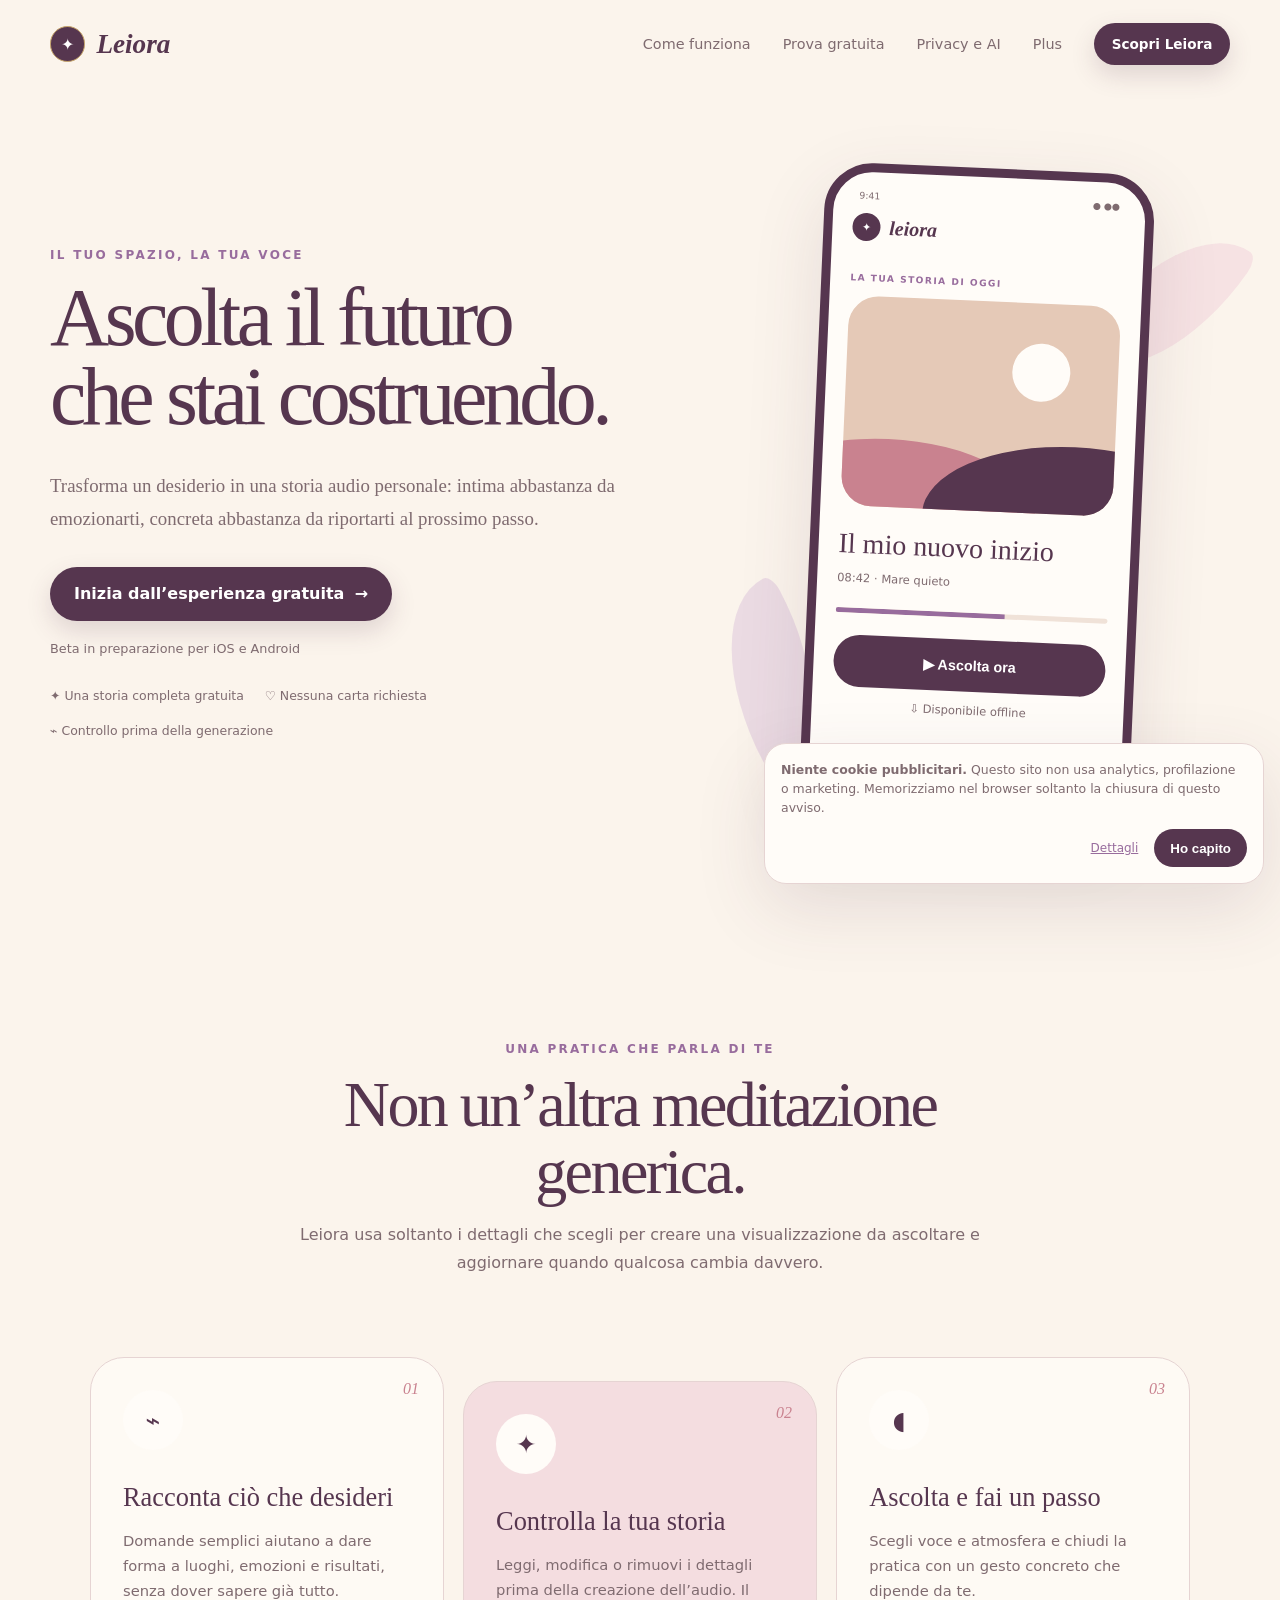
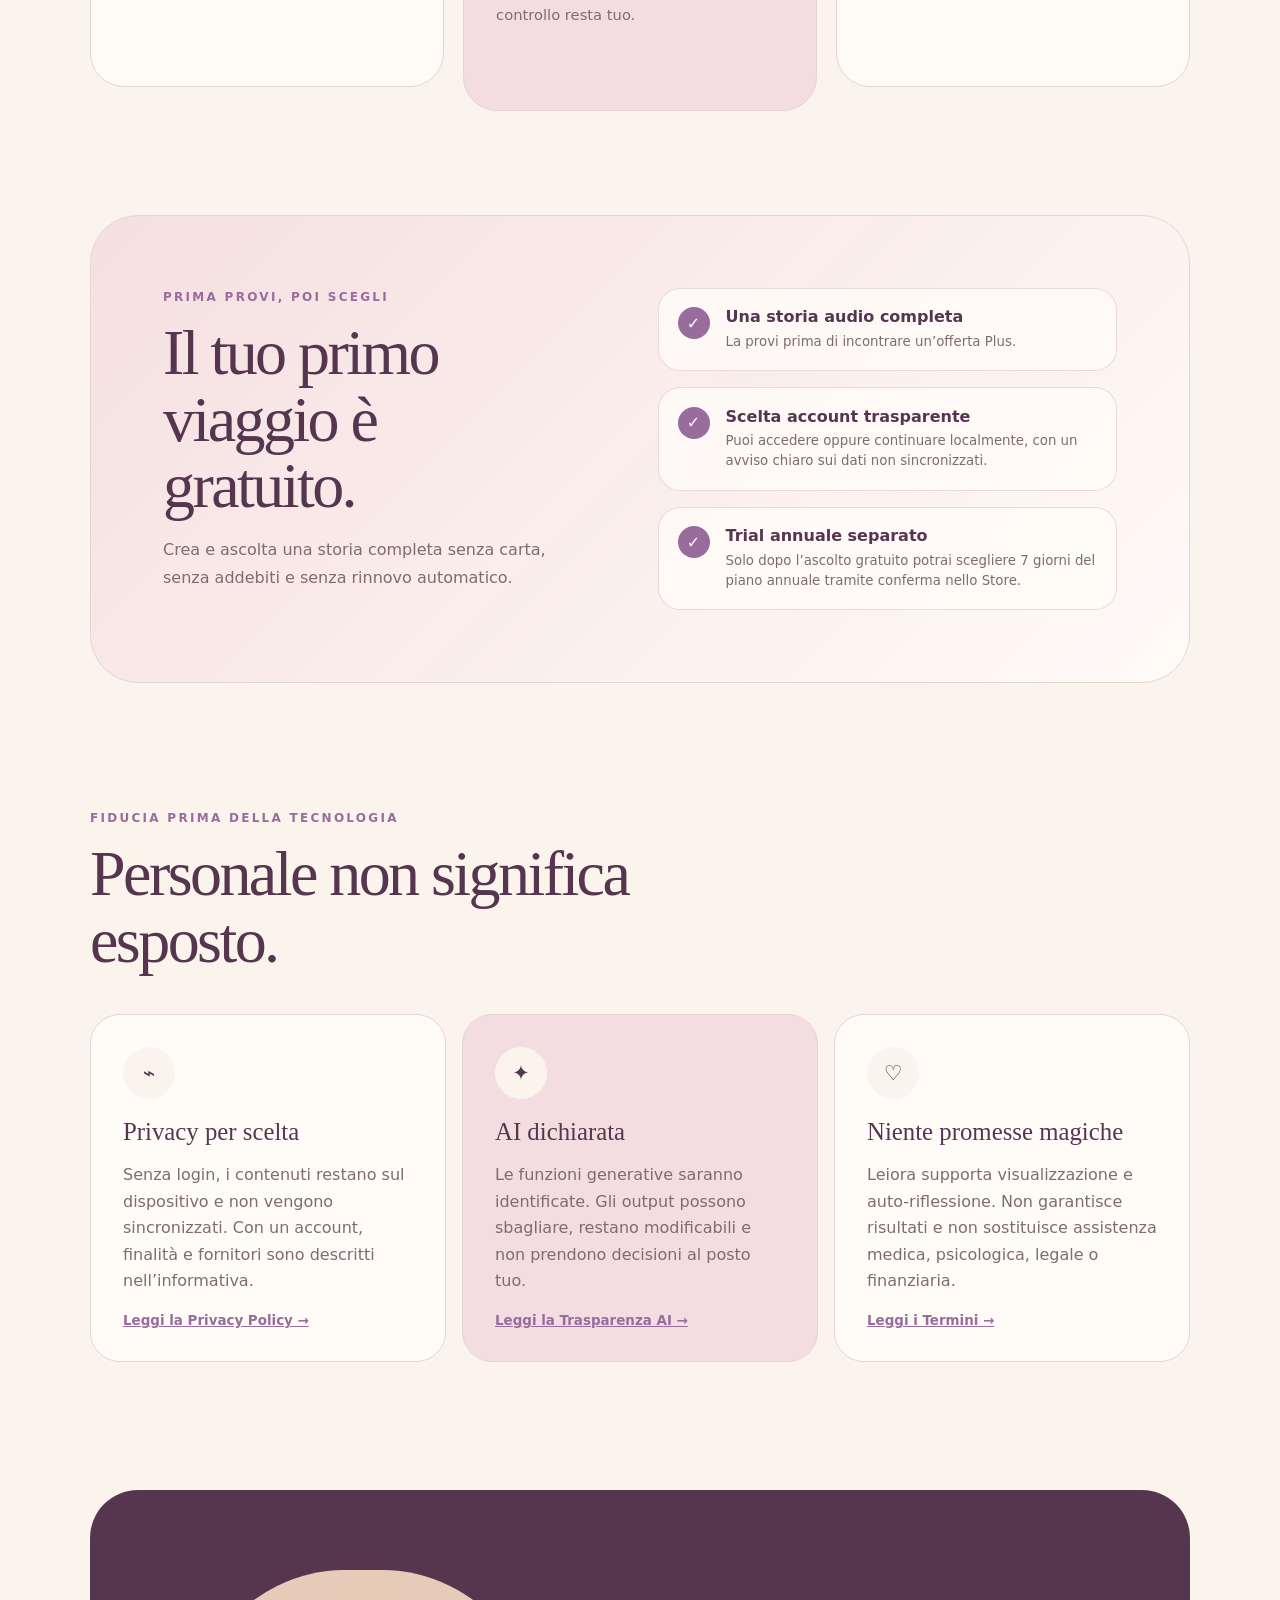
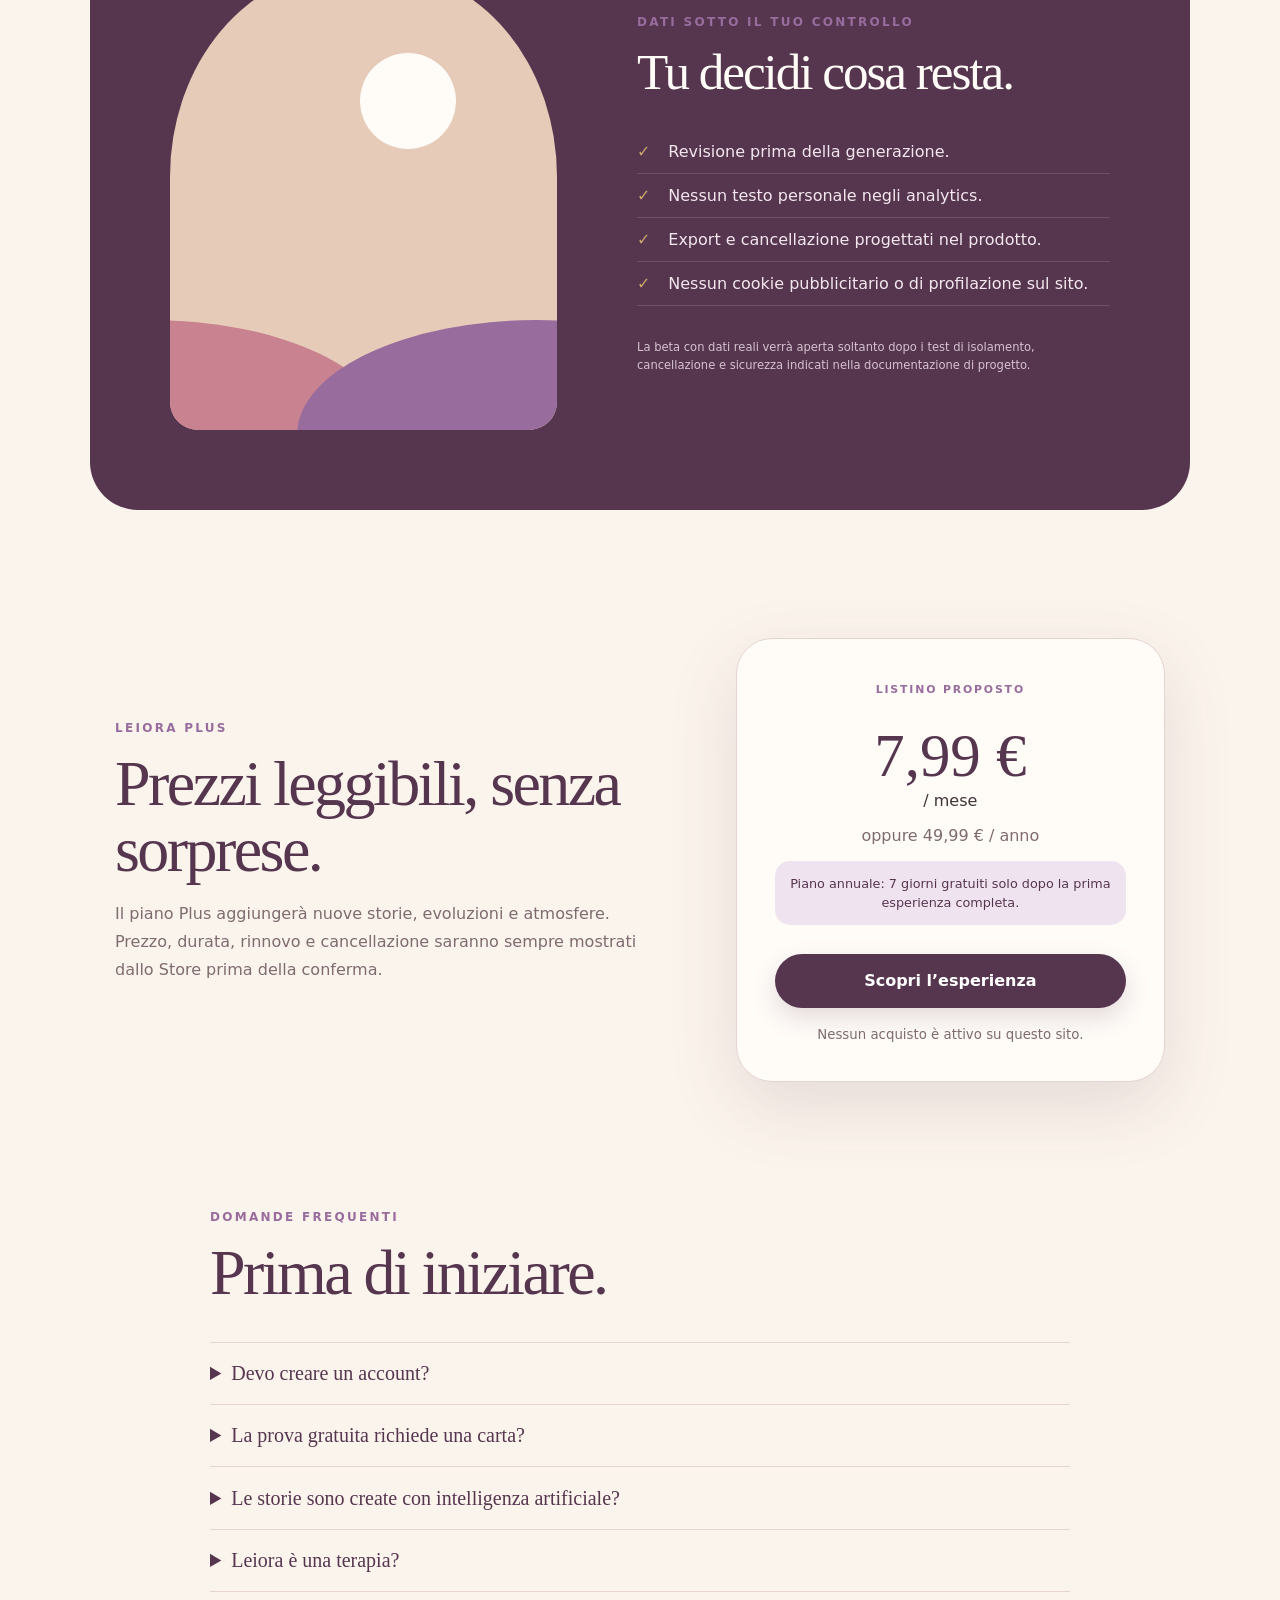
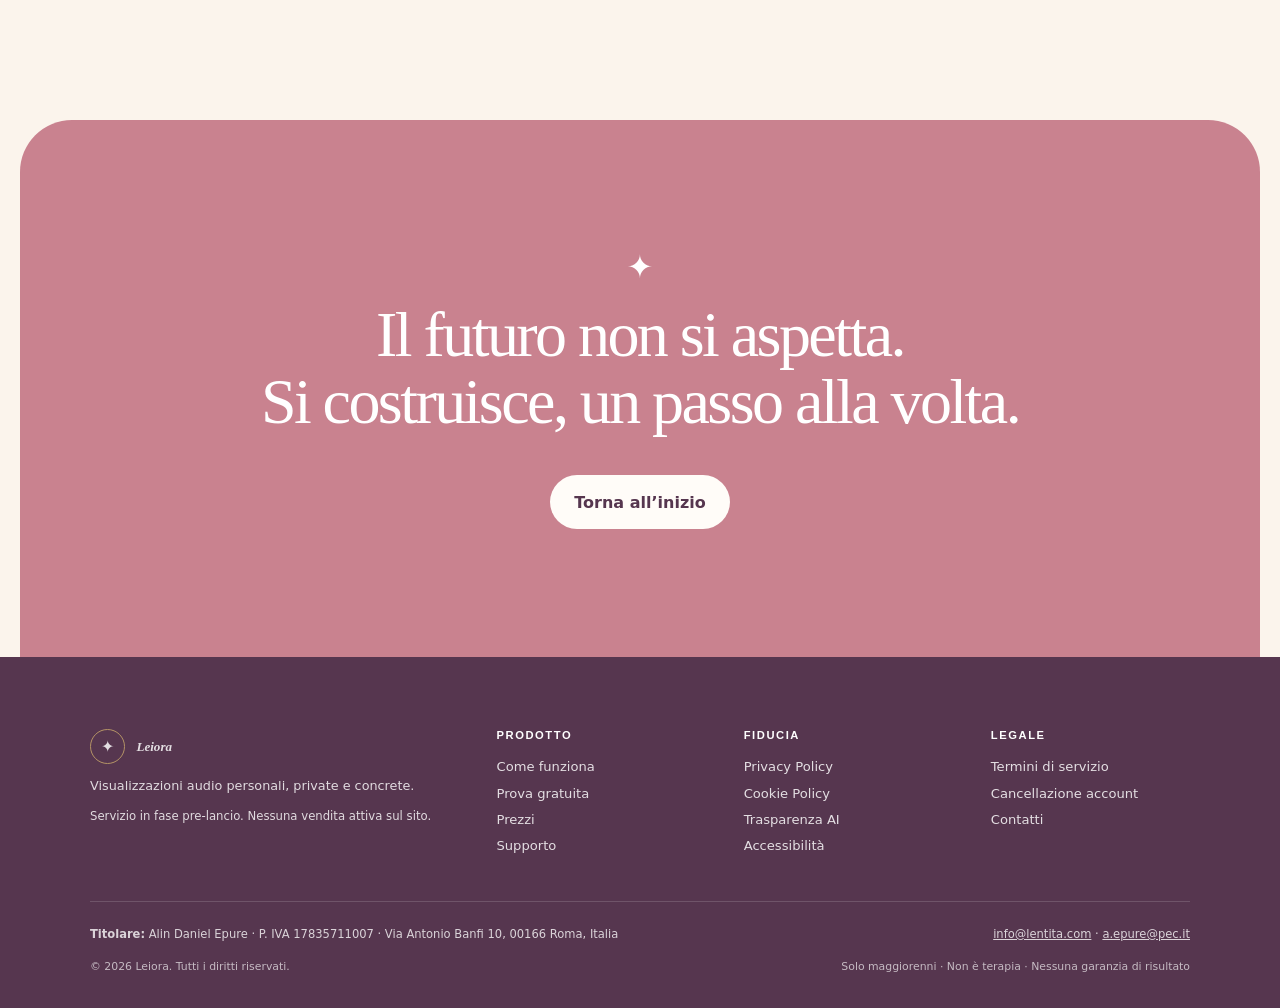
<file: index.html>
<!DOCTYPE html>
<html lang="it">
  <head>
    <meta charset="utf-8">
    <meta name="viewport" content="width=device-width, initial-scale=1">
    <meta name="theme-color" content="#fbf4ec">
    <meta name="description" content="Leiora trasforma ciò che desideri in una storia audio personale, privata e concreta. Una prima esperienza completa è gratuita.">
    <meta name="robots" content="index,follow">
    <link rel="canonical" href="https://leiora.it/">
    <meta property="og:title" content="Leiora — Ascolta il futuro che stai costruendo">
    <meta property="og:description" content="Visualizzazioni audio personali che crescono insieme a te. Una prima esperienza completa, gratuita e senza carta.">
    <meta property="og:type" content="website">
    <meta property="og:url" content="https://leiora.it/">
    <meta property="og:site_name" content="Leiora">
    <meta property="og:locale" content="it_IT">
    <meta property="og:image" content="https://leiora.it/assets/leiora-social-preview.png">
    <meta property="og:image:secure_url" content="https://leiora.it/assets/leiora-social-preview.png">
    <meta property="og:image:type" content="image/png">
    <meta property="og:image:width" content="1733">
    <meta property="og:image:height" content="908">
    <meta property="og:image:alt" content="Il fiore di Leiora nei toni crema, rosa, malva e prugna">
    <meta name="twitter:card" content="summary_large_image">
    <meta name="twitter:title" content="Leiora — Ascolta il futuro che stai costruendo">
    <meta name="twitter:description" content="Visualizzazioni audio personali che crescono insieme a te. Una prima esperienza completa, gratuita e senza carta.">
    <meta name="twitter:image" content="https://leiora.it/assets/leiora-social-preview.png">
    <meta name="twitter:image:alt" content="Il fiore di Leiora nei toni crema, rosa, malva e prugna">
    <title>Leiora — Visualizzazioni audio personali</title>
    <link rel="stylesheet" href="./styles.css">
  </head>
  <body id="top">
    <a class="skip-link" href="#contenuto">Vai al contenuto</a>
    <header class="site-header">
      <a class="brand" href="#top" aria-label="Leiora, torna all’inizio"><span class="brand-mark" aria-hidden="true">✦</span><span>Leiora</span></a>
      <nav aria-label="Navigazione principale">
        <a href="#come-funziona">Come funziona</a><a href="#prova">Prova gratuita</a><a href="#fiducia">Privacy e AI</a><a href="#plus">Plus</a>
      </nav>
      <a class="button button-small" href="#inizia">Scopri Leiora</a>
    </header>

    <main id="contenuto">
      <section class="hero">
        <div class="hero-copy">
          <p class="eyebrow">IL TUO SPAZIO, LA TUA VOCE</p>
          <h1>Ascolta il futuro<br>che stai costruendo.</h1>
          <p class="hero-text">Trasforma un desiderio in una storia audio personale: intima abbastanza da emozionarti, concreta abbastanza da riportarti al prossimo passo.</p>
          <div class="hero-actions" id="inizia"><a class="button" href="#prova">Inizia dall’esperienza gratuita <span aria-hidden="true">→</span></a><span class="availability">Beta in preparazione per iOS e Android</span></div>
          <ul class="trust-row" aria-label="Caratteristiche principali"><li>✦ Una storia completa gratuita</li><li>♡ Nessuna carta richiesta</li><li>⌁ Controllo prima della generazione</li></ul>
        </div>
        <div class="hero-visual" role="img" aria-label="Anteprima illustrativa dell’app Leiora">
          <div class="petal petal-one"></div><div class="petal petal-two"></div>
          <div class="phone"><div class="phone-top"><span>9:41</span><span>● ●●</span></div><div class="app-brand"><span class="mini-mark">✦</span> leiora</div><p class="app-eyebrow">LA TUA STORIA DI OGGI</p><div class="story-art"><i></i><b></b><em></em></div><h2>Il mio nuovo inizio</h2><p class="story-meta">08:42 · Mare quieto</p><div class="progress"><span></span></div><button type="button" disabled aria-label="Anteprima non interattiva">▶ Ascolta ora</button><p class="offline">⇩ Disponibile offline</p></div>
        </div>
      </section>

      <section class="intro" id="come-funziona"><p class="eyebrow">UNA PRATICA CHE PARLA DI TE</p><h2>Non un’altra meditazione generica.</h2><p>Leiora usa soltanto i dettagli che scegli per creare una visualizzazione da ascoltare e aggiornare quando qualcosa cambia davvero.</p></section>
      <section class="steps" aria-label="Come funziona Leiora">
        <article><span class="step-number">01</span><div class="step-icon">⌁</div><h3>Racconta ciò che desideri</h3><p>Domande semplici aiutano a dare forma a luoghi, emozioni e risultati, senza dover sapere già tutto.</p></article>
        <article><span class="step-number">02</span><div class="step-icon">✦</div><h3>Controlla la tua storia</h3><p>Leggi, modifica o rimuovi i dettagli prima della creazione dell’audio. Il controllo resta tuo.</p></article>
        <article><span class="step-number">03</span><div class="step-icon">◖</div><h3>Ascolta e fai un passo</h3><p>Scegli voce e atmosfera e chiudi la pratica con un gesto concreto che dipende da te.</p></article>
      </section>

      <section class="free-trial" id="prova">
        <div><p class="eyebrow">PRIMA PROVI, POI SCEGLI</p><h2>Il tuo primo viaggio è gratuito.</h2><p>Crea e ascolta una storia completa senza carta, senza addebiti e senza rinnovo automatico.</p></div>
        <ul class="check-list">
          <li><span>✓</span><div><strong>Una storia audio completa</strong><small>La provi prima di incontrare un’offerta Plus.</small></div></li>
          <li><span>✓</span><div><strong>Scelta account trasparente</strong><small>Puoi accedere oppure continuare localmente, con un avviso chiaro sui dati non sincronizzati.</small></div></li>
          <li><span>✓</span><div><strong>Trial annuale separato</strong><small>Solo dopo l’ascolto gratuito potrai scegliere 7 giorni del piano annuale tramite conferma nello Store.</small></div></li>
        </ul>
      </section>

      <section class="trust-section" id="fiducia">
        <div class="trust-heading"><p class="eyebrow">FIDUCIA PRIMA DELLA TECNOLOGIA</p><h2>Personale non significa esposto.</h2></div>
        <div class="trust-grid">
          <article><span class="trust-icon">⌁</span><h3>Privacy per scelta</h3><p>Senza login, i contenuti restano sul dispositivo e non vengono sincronizzati. Con un account, finalità e fornitori sono descritti nell’informativa.</p><a href="./privacy.html">Leggi la Privacy Policy →</a></article>
          <article><span class="trust-icon">✦</span><h3>AI dichiarata</h3><p>Le funzioni generative saranno identificate. Gli output possono sbagliare, restano modificabili e non prendono decisioni al posto tuo.</p><a href="./ai.html">Leggi la Trasparenza AI →</a></article>
          <article><span class="trust-icon">♡</span><h3>Niente promesse magiche</h3><p>Leiora supporta visualizzazione e auto-riflessione. Non garantisce risultati e non sostituisce assistenza medica, psicologica, legale o finanziaria.</p><a href="./terms.html">Leggi i Termini →</a></article>
        </div>
      </section>

      <section class="privacy-section">
        <div class="privacy-art" aria-hidden="true"><div class="moon"></div><div class="hill hill-one"></div><div class="hill hill-two"></div></div>
        <div class="privacy-copy"><p class="eyebrow">DATI SOTTO IL TUO CONTROLLO</p><h2>Tu decidi cosa resta.</h2><ul><li><span>✓</span> Revisione prima della generazione.</li><li><span>✓</span> Nessun testo personale negli analytics.</li><li><span>✓</span> Export e cancellazione progettati nel prodotto.</li><li><span>✓</span> Nessun cookie pubblicitario o di profilazione sul sito.</li></ul><p class="fine-print">La beta con dati reali verrà aperta soltanto dopo i test di isolamento, cancellazione e sicurezza indicati nella documentazione di progetto.</p></div>
      </section>

      <section class="pricing" id="plus">
        <div><p class="eyebrow">LEIORA PLUS</p><h2>Prezzi leggibili, senza sorprese.</h2><p>Il piano Plus aggiungerà nuove storie, evoluzioni e atmosfere. Prezzo, durata, rinnovo e cancellazione saranno sempre mostrati dallo Store prima della conferma.</p></div>
        <div class="price-card"><span class="price-badge">LISTINO PROPOSTO</span><p><strong>7,99 €</strong> / mese</p><p class="annual">oppure 49,99 € / anno</p><p class="trial-line">Piano annuale: 7 giorni gratuiti solo dopo la prima esperienza completa.</p><a class="button" href="#inizia">Scopri l’esperienza</a><small>Nessun acquisto è attivo su questo sito.</small></div>
      </section>

      <section class="faq" aria-labelledby="faq-title">
        <p class="eyebrow">DOMANDE FREQUENTI</p><h2 id="faq-title">Prima di iniziare.</h2>
        <details><summary>Devo creare un account?</summary><p>No. Al primo accesso puoi scegliere il login oppure continuare localmente. Senza account i dati non sono sincronizzati e possono andare persi se elimini l’app o cambi dispositivo.</p></details>
        <details><summary>La prova gratuita richiede una carta?</summary><p>No. La prima storia completa è gratuita e non richiede carta. L’eventuale trial annuale è una scelta successiva e separata.</p></details>
        <details><summary>Le storie sono create con intelligenza artificiale?</summary><p>Le funzioni generative previste possono usare sistemi di AI per testo e voce. La beta pubblica non verrà aperta finché provider, dati, sicurezza e informative non saranno verificati. Gli output resteranno revisionabili.</p></details>
        <details><summary>Leiora è una terapia?</summary><p>No. È uno strumento di visualizzazione e auto-riflessione per maggiorenni. Non fornisce diagnosi, trattamenti o consulenza professionale e non è un servizio di emergenza.</p></details>
      </section>

      <section class="closing"><span aria-hidden="true">✦</span><h2>Il futuro non si aspetta.<br>Si costruisce, un passo alla volta.</h2><a class="button button-light" href="#top">Torna all’inizio</a></section>
    </main>

    <footer class="site-footer">
      <div class="footer-main">
        <div><a class="brand footer-brand" href="#top"><span class="brand-mark" aria-hidden="true">✦</span><span>Leiora</span></a><p>Visualizzazioni audio personali, private e concrete.</p><p class="footer-status">Servizio in fase pre-lancio. Nessuna vendita attiva sul sito.</p></div>
        <div><h2>Prodotto</h2><a href="#come-funziona">Come funziona</a><a href="#prova">Prova gratuita</a><a href="#plus">Prezzi</a><a href="./support.html">Supporto</a></div>
        <div><h2>Fiducia</h2><a href="./privacy.html">Privacy Policy</a><a href="./cookies.html">Cookie Policy</a><a href="./ai.html">Trasparenza AI</a><a href="./accessibility.html">Accessibilità</a></div>
        <div><h2>Legale</h2><a href="./terms.html">Termini di servizio</a><a href="./delete-account.html">Cancellazione account</a><a href="mailto:info@lentita.com">Contatti</a></div>
      </div>
      <div class="legal-identity"><p><strong>Titolare:</strong> Alin Daniel Epure · P. IVA 17835711007 · Via Antonio Banfi 10, 00166 Roma, Italia</p><p><a href="mailto:info@lentita.com">info@lentita.com</a> · <a href="mailto:a.epure@pec.it">a.epure@pec.it</a></p></div>
      <div class="footer-bottom"><small>© <span data-current-year>2026</span> Leiora. Tutti i diritti riservati.</small><small>Solo maggiorenni · Non è terapia · Nessuna garanzia di risultato</small></div>
    </footer>

    <aside class="storage-notice" data-storage-notice hidden aria-label="Informativa sulle tecnologie tecniche"><p><strong>Niente cookie pubblicitari.</strong> Questo sito non usa analytics, profilazione o marketing. Memorizziamo nel browser soltanto la chiusura di questo avviso.</p><div><a href="./cookies.html">Dettagli</a><button type="button" data-dismiss-storage>Ho capito</button></div></aside>
    <script src="./script.js"></script>
  </body>
</html>
</file>
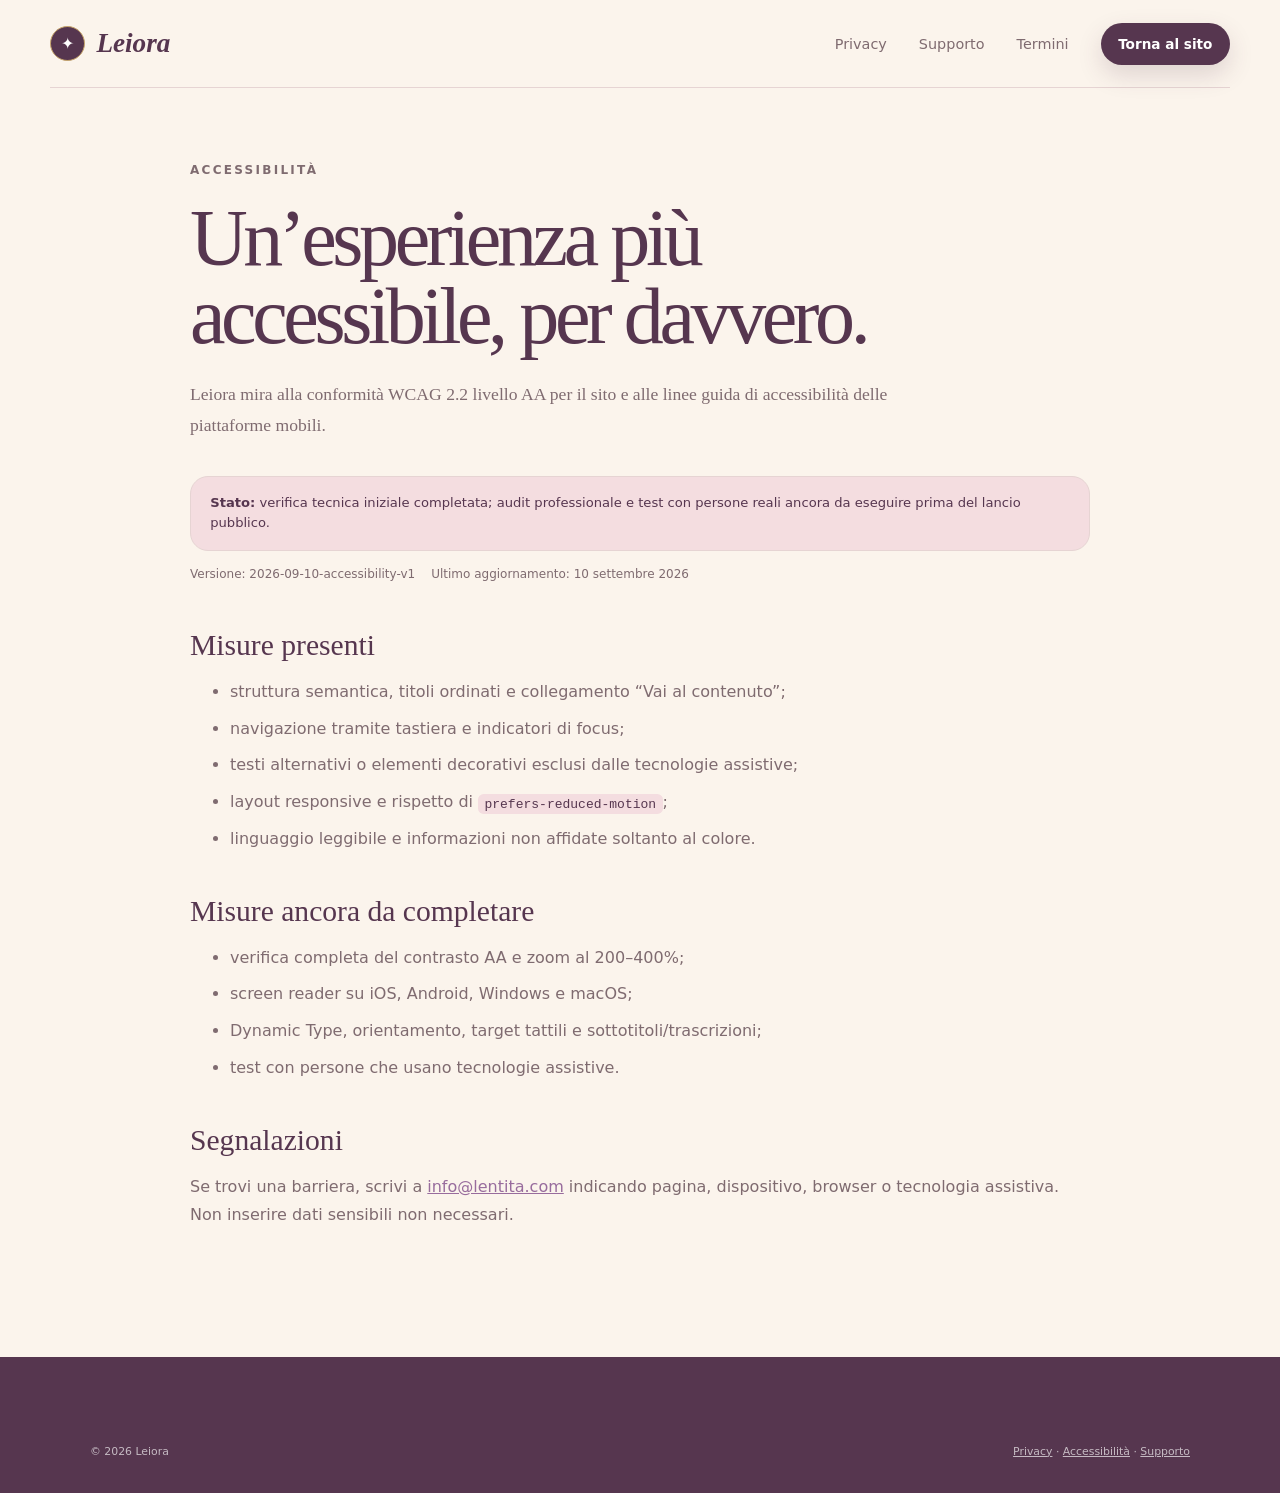
<file: accessibility.html>
<!DOCTYPE html>
<html lang="it"><head><meta charset="utf-8"><meta name="viewport" content="width=device-width, initial-scale=1"><meta name="robots" content="index,follow"><link rel="canonical" href="https://leiora.it/accessibility.html"><meta name="description" content="Dichiarazione di accessibilità pre-lancio di Leiora."><title>Accessibilità — Leiora</title><link rel="stylesheet" href="./styles.css"></head>
<body><a class="skip-link" href="#contenuto">Vai al contenuto</a><header class="site-header legal-header"><a class="brand" href="./index.html"><span class="brand-mark" aria-hidden="true">✦</span><span>Leiora</span></a><nav aria-label="Navigazione legale"><a href="./privacy.html">Privacy</a><a href="./support.html">Supporto</a><a href="./terms.html">Termini</a></nav><a class="button button-small" href="./index.html">Torna al sito</a></header>
<main class="legal-page" id="contenuto"><p class="eyebrow">ACCESSIBILITÀ</p><h1>Un’esperienza più accessibile, per davvero.</h1><p class="legal-lead">Leiora mira alla conformità WCAG 2.2 livello AA per il sito e alle linee guida di accessibilità delle piattaforme mobili.</p><div class="policy-status"><strong>Stato:</strong> verifica tecnica iniziale completata; audit professionale e test con persone reali ancora da eseguire prima del lancio pubblico.</div><div class="legal-meta"><span>Versione: 2026-09-10-accessibility-v1</span><span>Ultimo aggiornamento: 10 settembre 2026</span></div>
<article><h2>Misure presenti</h2><ul><li>struttura semantica, titoli ordinati e collegamento “Vai al contenuto”;</li><li>navigazione tramite tastiera e indicatori di focus;</li><li>testi alternativi o elementi decorativi esclusi dalle tecnologie assistive;</li><li>layout responsive e rispetto di <code>prefers-reduced-motion</code>;</li><li>linguaggio leggibile e informazioni non affidate soltanto al colore.</li></ul><h2>Misure ancora da completare</h2><ul><li>verifica completa del contrasto AA e zoom al 200–400%;</li><li>screen reader su iOS, Android, Windows e macOS;</li><li>Dynamic Type, orientamento, target tattili e sottotitoli/trascrizioni;</li><li>test con persone che usano tecnologie assistive.</li></ul><h2>Segnalazioni</h2><p>Se trovi una barriera, scrivi a <a href="mailto:info@lentita.com?subject=Accessibilità%20Leiora">info@lentita.com</a> indicando pagina, dispositivo, browser o tecnologia assistiva. Non inserire dati sensibili non necessari.</p></article></main>
<footer class="site-footer"><div class="footer-bottom"><small>© <span data-current-year>2026</span> Leiora</small><small><a href="./privacy.html">Privacy</a> · <a href="./accessibility.html">Accessibilità</a> · <a href="./support.html">Supporto</a></small></div></footer><script src="./script.js"></script></body></html>
</file>
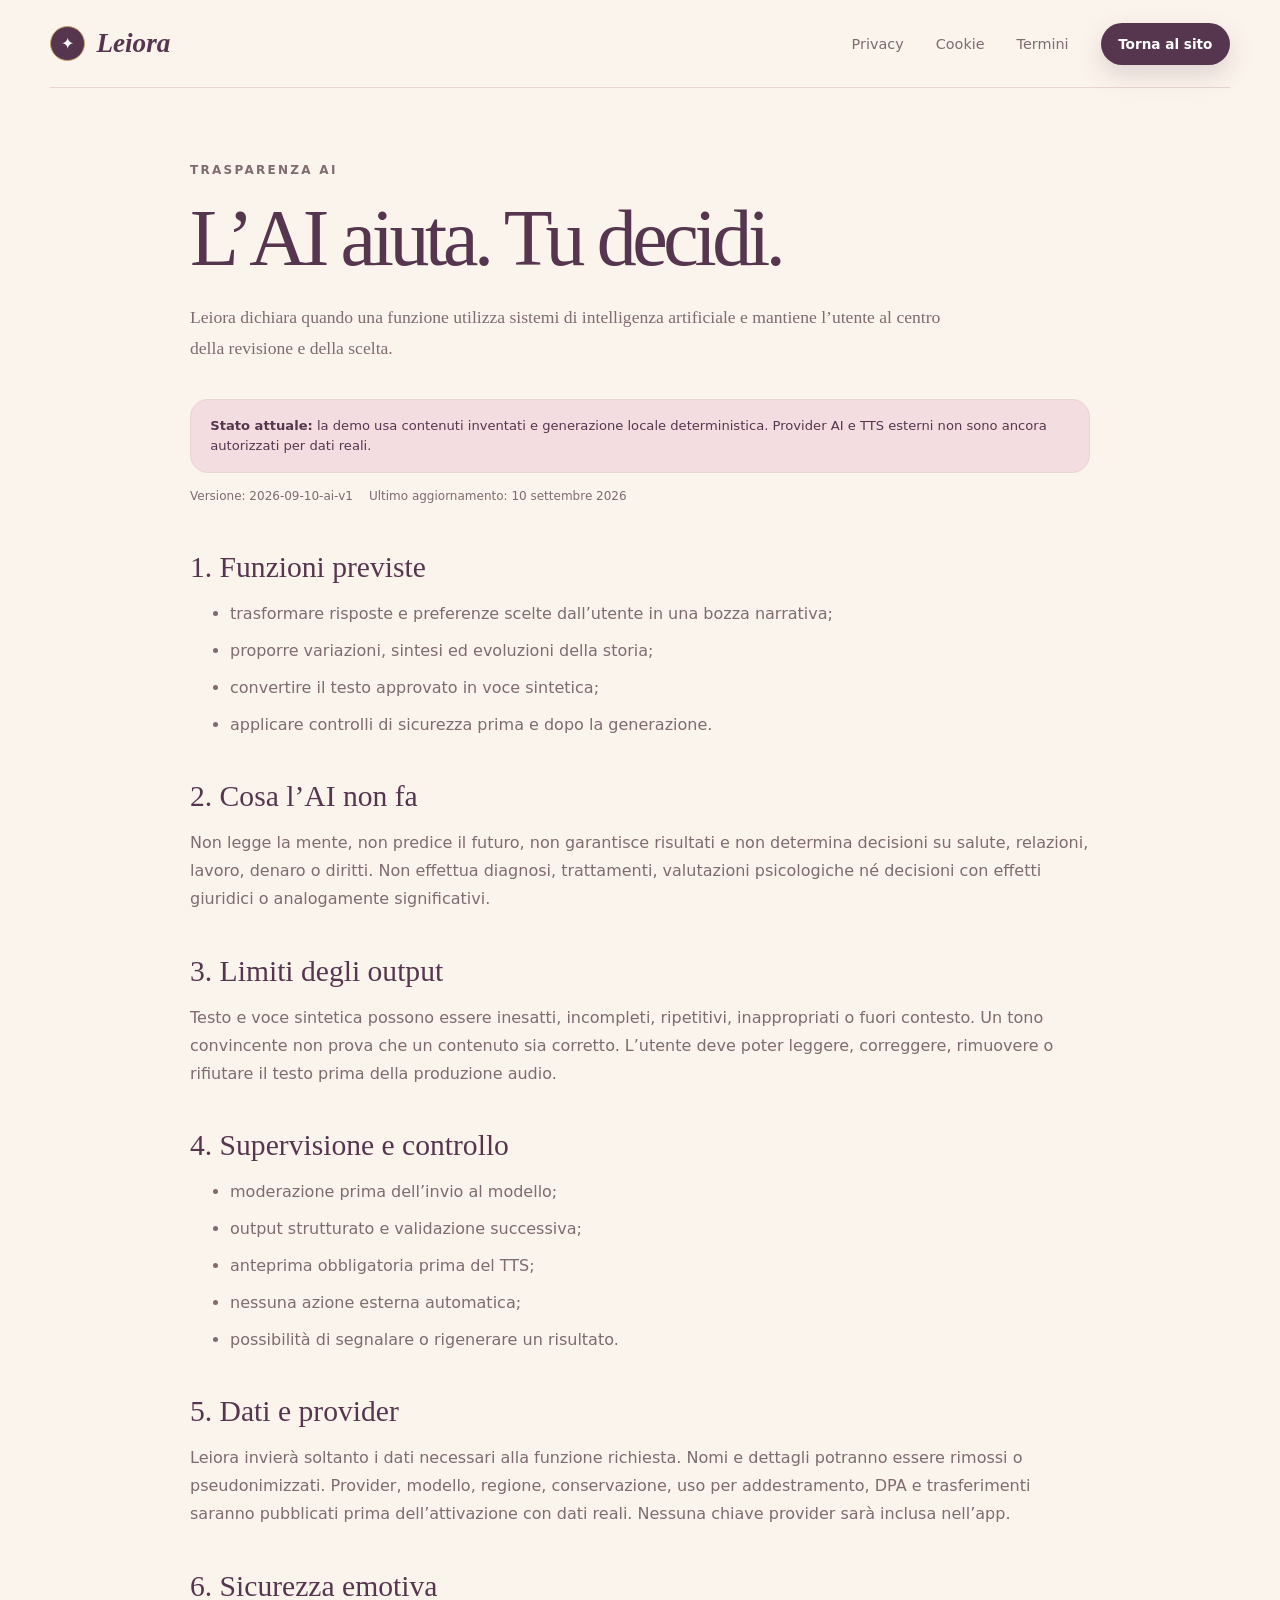
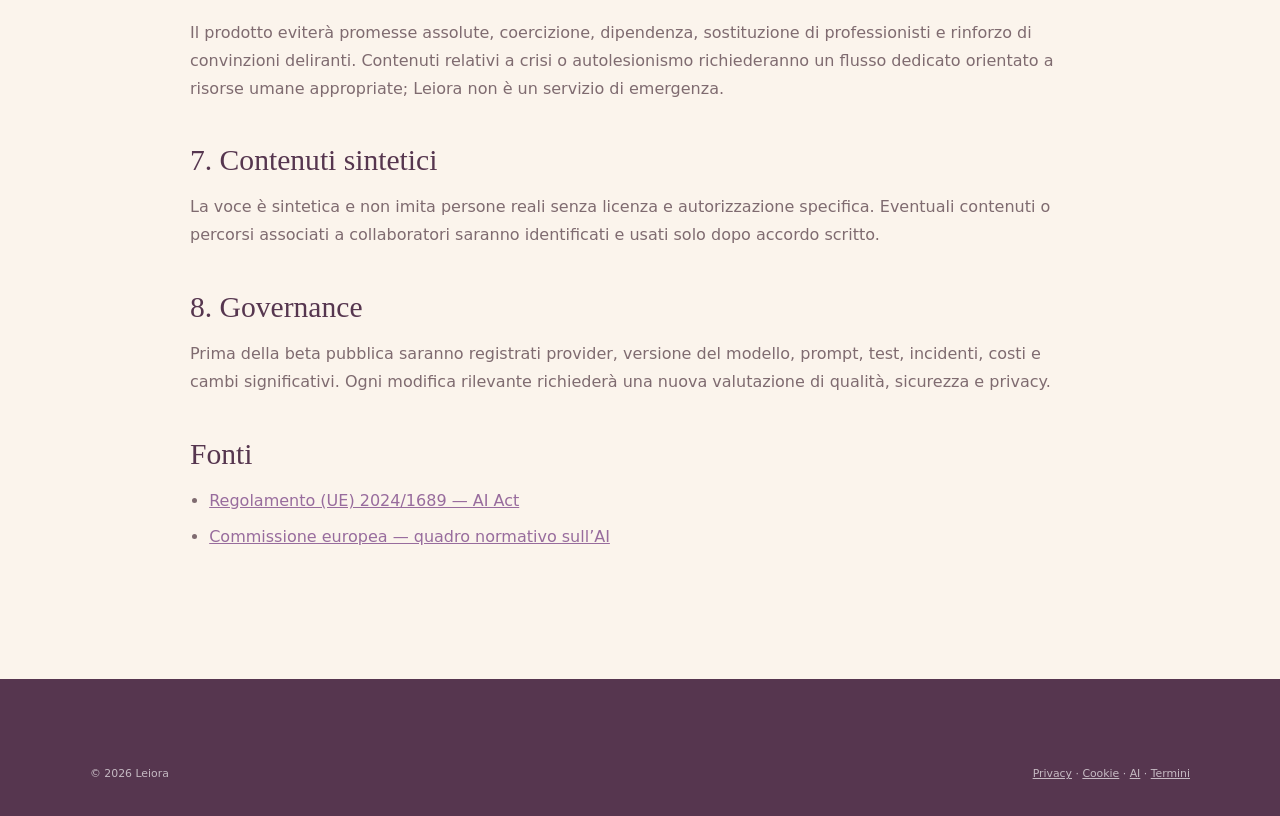
<file: ai.html>
<!DOCTYPE html>
<html lang="it"><head><meta charset="utf-8"><meta name="viewport" content="width=device-width, initial-scale=1"><meta name="robots" content="index,follow"><link rel="canonical" href="https://leiora.it/ai.html"><meta name="description" content="Informativa di trasparenza sull’intelligenza artificiale di Leiora."><title>Trasparenza AI — Leiora</title><link rel="stylesheet" href="./styles.css"></head>
<body><a class="skip-link" href="#contenuto">Vai al contenuto</a><header class="site-header legal-header"><a class="brand" href="./index.html"><span class="brand-mark" aria-hidden="true">✦</span><span>Leiora</span></a><nav aria-label="Navigazione legale"><a href="./privacy.html">Privacy</a><a href="./cookies.html">Cookie</a><a href="./terms.html">Termini</a></nav><a class="button button-small" href="./index.html">Torna al sito</a></header>
<main class="legal-page" id="contenuto"><p class="eyebrow">TRASPARENZA AI</p><h1>L’AI aiuta. Tu decidi.</h1><p class="legal-lead">Leiora dichiara quando una funzione utilizza sistemi di intelligenza artificiale e mantiene l’utente al centro della revisione e della scelta.</p><div class="policy-status"><strong>Stato attuale:</strong> la demo usa contenuti inventati e generazione locale deterministica. Provider AI e TTS esterni non sono ancora autorizzati per dati reali.</div><div class="legal-meta"><span>Versione: 2026-09-10-ai-v1</span><span>Ultimo aggiornamento: 10 settembre 2026</span></div>
<article><h2>1. Funzioni previste</h2><ul><li>trasformare risposte e preferenze scelte dall’utente in una bozza narrativa;</li><li>proporre variazioni, sintesi ed evoluzioni della storia;</li><li>convertire il testo approvato in voce sintetica;</li><li>applicare controlli di sicurezza prima e dopo la generazione.</li></ul>
<h2>2. Cosa l’AI non fa</h2><p>Non legge la mente, non predice il futuro, non garantisce risultati e non determina decisioni su salute, relazioni, lavoro, denaro o diritti. Non effettua diagnosi, trattamenti, valutazioni psicologiche né decisioni con effetti giuridici o analogamente significativi.</p>
<h2>3. Limiti degli output</h2><p>Testo e voce sintetica possono essere inesatti, incompleti, ripetitivi, inappropriati o fuori contesto. Un tono convincente non prova che un contenuto sia corretto. L’utente deve poter leggere, correggere, rimuovere o rifiutare il testo prima della produzione audio.</p>
<h2>4. Supervisione e controllo</h2><ul><li>moderazione prima dell’invio al modello;</li><li>output strutturato e validazione successiva;</li><li>anteprima obbligatoria prima del TTS;</li><li>nessuna azione esterna automatica;</li><li>possibilità di segnalare o rigenerare un risultato.</li></ul>
<h2>5. Dati e provider</h2><p>Leiora invierà soltanto i dati necessari alla funzione richiesta. Nomi e dettagli potranno essere rimossi o pseudonimizzati. Provider, modello, regione, conservazione, uso per addestramento, DPA e trasferimenti saranno pubblicati prima dell’attivazione con dati reali. Nessuna chiave provider sarà inclusa nell’app.</p>
<h2>6. Sicurezza emotiva</h2><p>Il prodotto eviterà promesse assolute, coercizione, dipendenza, sostituzione di professionisti e rinforzo di convinzioni deliranti. Contenuti relativi a crisi o autolesionismo richiederanno un flusso dedicato orientato a risorse umane appropriate; Leiora non è un servizio di emergenza.</p>
<h2>7. Contenuti sintetici</h2><p>La voce è sintetica e non imita persone reali senza licenza e autorizzazione specifica. Eventuali contenuti o percorsi associati a collaboratori saranno identificati e usati solo dopo accordo scritto.</p>
<h2>8. Governance</h2><p>Prima della beta pubblica saranno registrati provider, versione del modello, prompt, test, incidenti, costi e cambi significativi. Ogni modifica rilevante richiederà una nuova valutazione di qualità, sicurezza e privacy.</p>
<h2>Fonti</h2><ul class="source-list"><li><a href="https://eur-lex.europa.eu/eli/reg/2024/1689/oj" rel="noreferrer">Regolamento (UE) 2024/1689 — AI Act</a></li><li><a href="https://digital-strategy.ec.europa.eu/en/policies/regulatory-framework-ai" rel="noreferrer">Commissione europea — quadro normativo sull’AI</a></li></ul></article></main>
<footer class="site-footer"><div class="footer-bottom"><small>© <span data-current-year>2026</span> Leiora</small><small><a href="./privacy.html">Privacy</a> · <a href="./cookies.html">Cookie</a> · <a href="./ai.html">AI</a> · <a href="./terms.html">Termini</a></small></div></footer><script src="./script.js"></script></body></html>
</file>
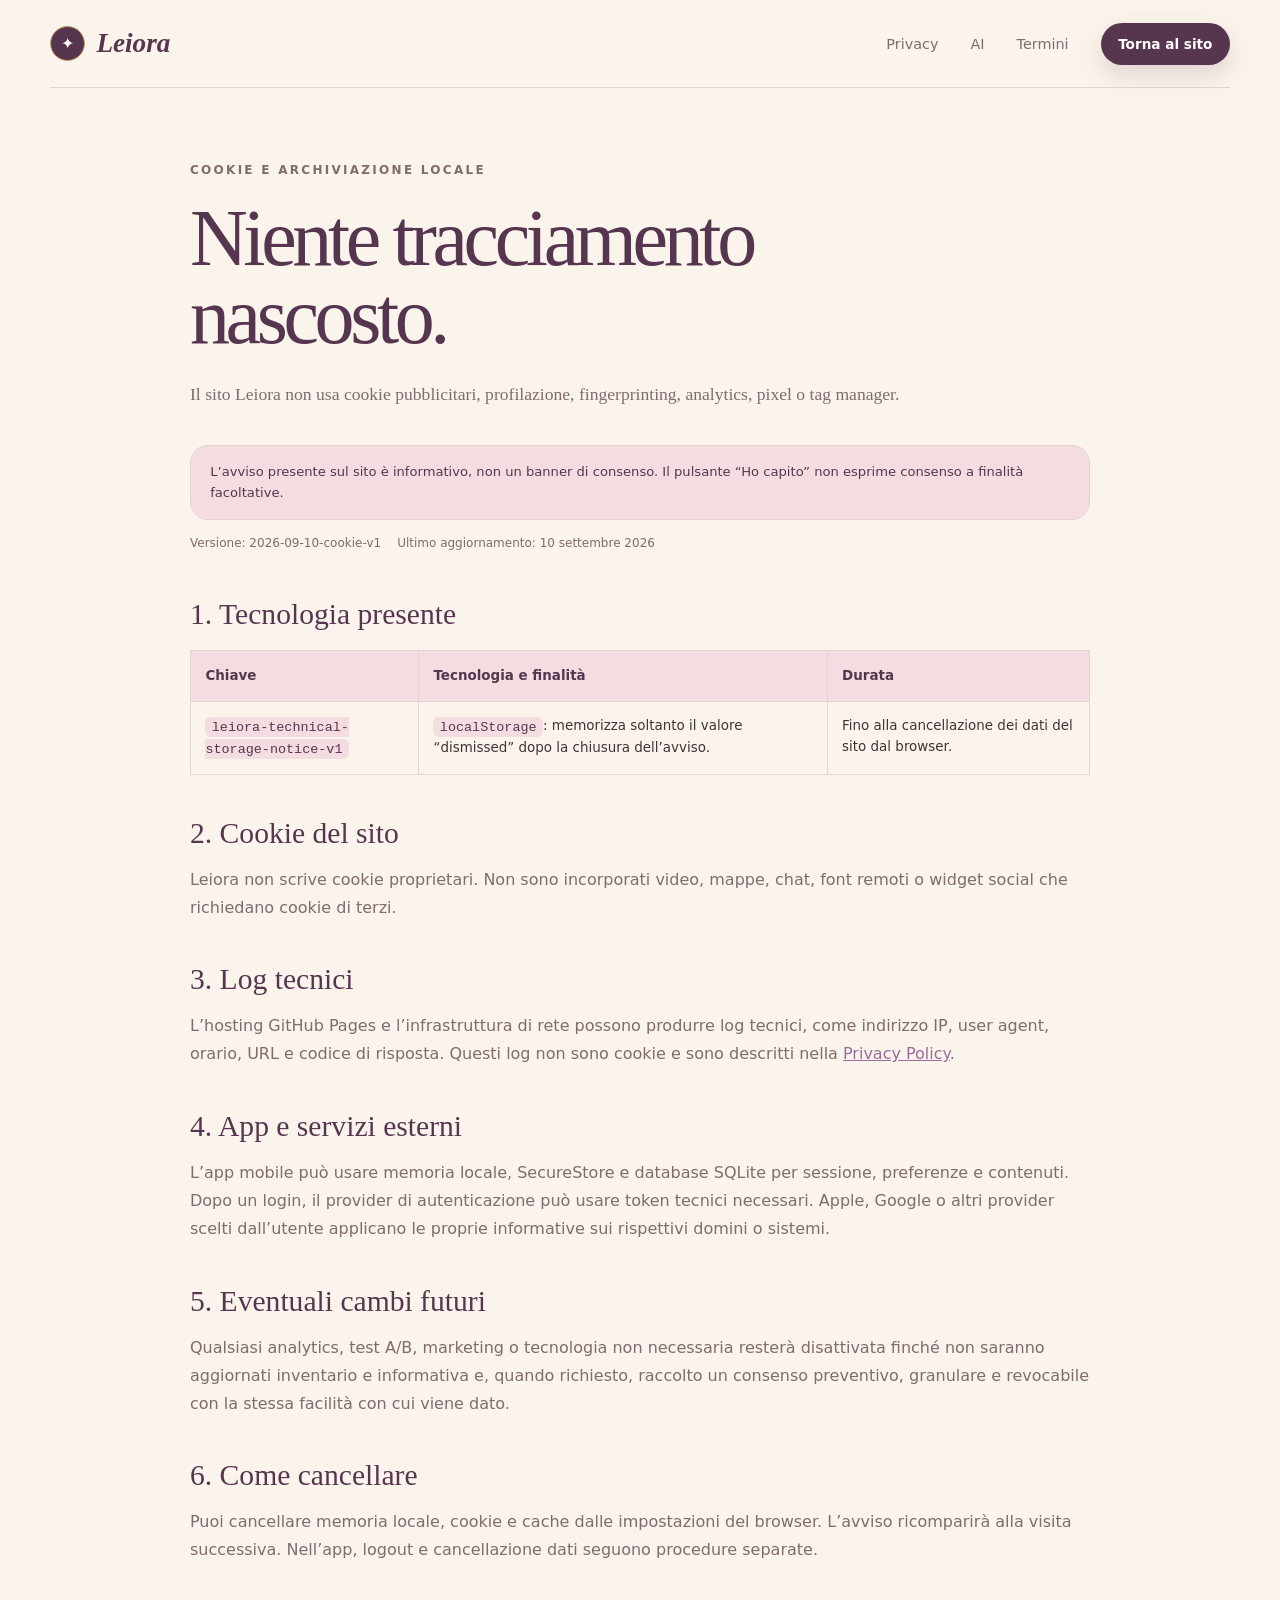
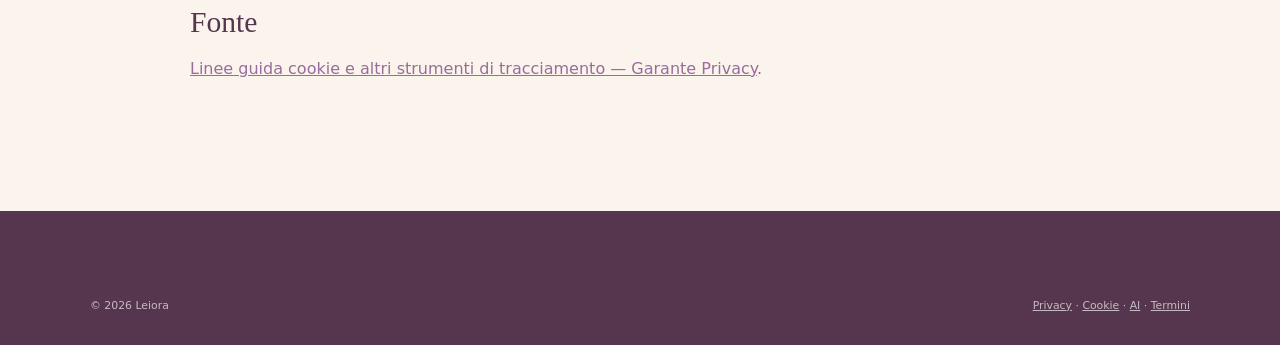
<file: cookies.html>
<!DOCTYPE html>
<html lang="it"><head><meta charset="utf-8"><meta name="viewport" content="width=device-width, initial-scale=1"><meta name="robots" content="index,follow"><link rel="canonical" href="https://leiora.it/cookies.html"><meta name="description" content="Cookie Policy e tecnologie locali del sito Leiora."><title>Cookie Policy — Leiora</title><link rel="stylesheet" href="./styles.css"></head>
<body><a class="skip-link" href="#contenuto">Vai al contenuto</a><header class="site-header legal-header"><a class="brand" href="./index.html"><span class="brand-mark" aria-hidden="true">✦</span><span>Leiora</span></a><nav aria-label="Navigazione legale"><a href="./privacy.html">Privacy</a><a href="./ai.html">AI</a><a href="./terms.html">Termini</a></nav><a class="button button-small" href="./index.html">Torna al sito</a></header>
<main class="legal-page" id="contenuto"><p class="eyebrow">COOKIE E ARCHIVIAZIONE LOCALE</p><h1>Niente tracciamento nascosto.</h1><p class="legal-lead">Il sito Leiora non usa cookie pubblicitari, profilazione, fingerprinting, analytics, pixel o tag manager.</p><div class="policy-status">L’avviso presente sul sito è informativo, non un banner di consenso. Il pulsante “Ho capito” non esprime consenso a finalità facoltative.</div><div class="legal-meta"><span>Versione: 2026-09-10-cookie-v1</span><span>Ultimo aggiornamento: 10 settembre 2026</span></div>
<article><h2>1. Tecnologia presente</h2><table><thead><tr><th>Chiave</th><th>Tecnologia e finalità</th><th>Durata</th></tr></thead><tbody><tr><td><code>leiora-technical-storage-notice-v1</code></td><td><code>localStorage</code>: memorizza soltanto il valore “dismissed” dopo la chiusura dell’avviso.</td><td>Fino alla cancellazione dei dati del sito dal browser.</td></tr></tbody></table>
<h2>2. Cookie del sito</h2><p>Leiora non scrive cookie proprietari. Non sono incorporati video, mappe, chat, font remoti o widget social che richiedano cookie di terzi.</p>
<h2>3. Log tecnici</h2><p>L’hosting GitHub Pages e l’infrastruttura di rete possono produrre log tecnici, come indirizzo IP, user agent, orario, URL e codice di risposta. Questi log non sono cookie e sono descritti nella <a href="./privacy.html">Privacy Policy</a>.</p>
<h2>4. App e servizi esterni</h2><p>L’app mobile può usare memoria locale, SecureStore e database SQLite per sessione, preferenze e contenuti. Dopo un login, il provider di autenticazione può usare token tecnici necessari. Apple, Google o altri provider scelti dall’utente applicano le proprie informative sui rispettivi domini o sistemi.</p>
<h2>5. Eventuali cambi futuri</h2><p>Qualsiasi analytics, test A/B, marketing o tecnologia non necessaria resterà disattivata finché non saranno aggiornati inventario e informativa e, quando richiesto, raccolto un consenso preventivo, granulare e revocabile con la stessa facilità con cui viene dato.</p>
<h2>6. Come cancellare</h2><p>Puoi cancellare memoria locale, cookie e cache dalle impostazioni del browser. L’avviso ricomparirà alla visita successiva. Nell’app, logout e cancellazione dati seguono procedure separate.</p>
<h2>Fonte</h2><p><a href="https://www.garanteprivacy.it/home/docweb/-/docweb-display/docweb/9677876" rel="noreferrer">Linee guida cookie e altri strumenti di tracciamento — Garante Privacy</a>.</p></article></main>
<footer class="site-footer"><div class="footer-bottom"><small>© <span data-current-year>2026</span> Leiora</small><small><a href="./privacy.html">Privacy</a> · <a href="./cookies.html">Cookie</a> · <a href="./ai.html">AI</a> · <a href="./terms.html">Termini</a></small></div></footer><script src="./script.js"></script></body></html>
</file>
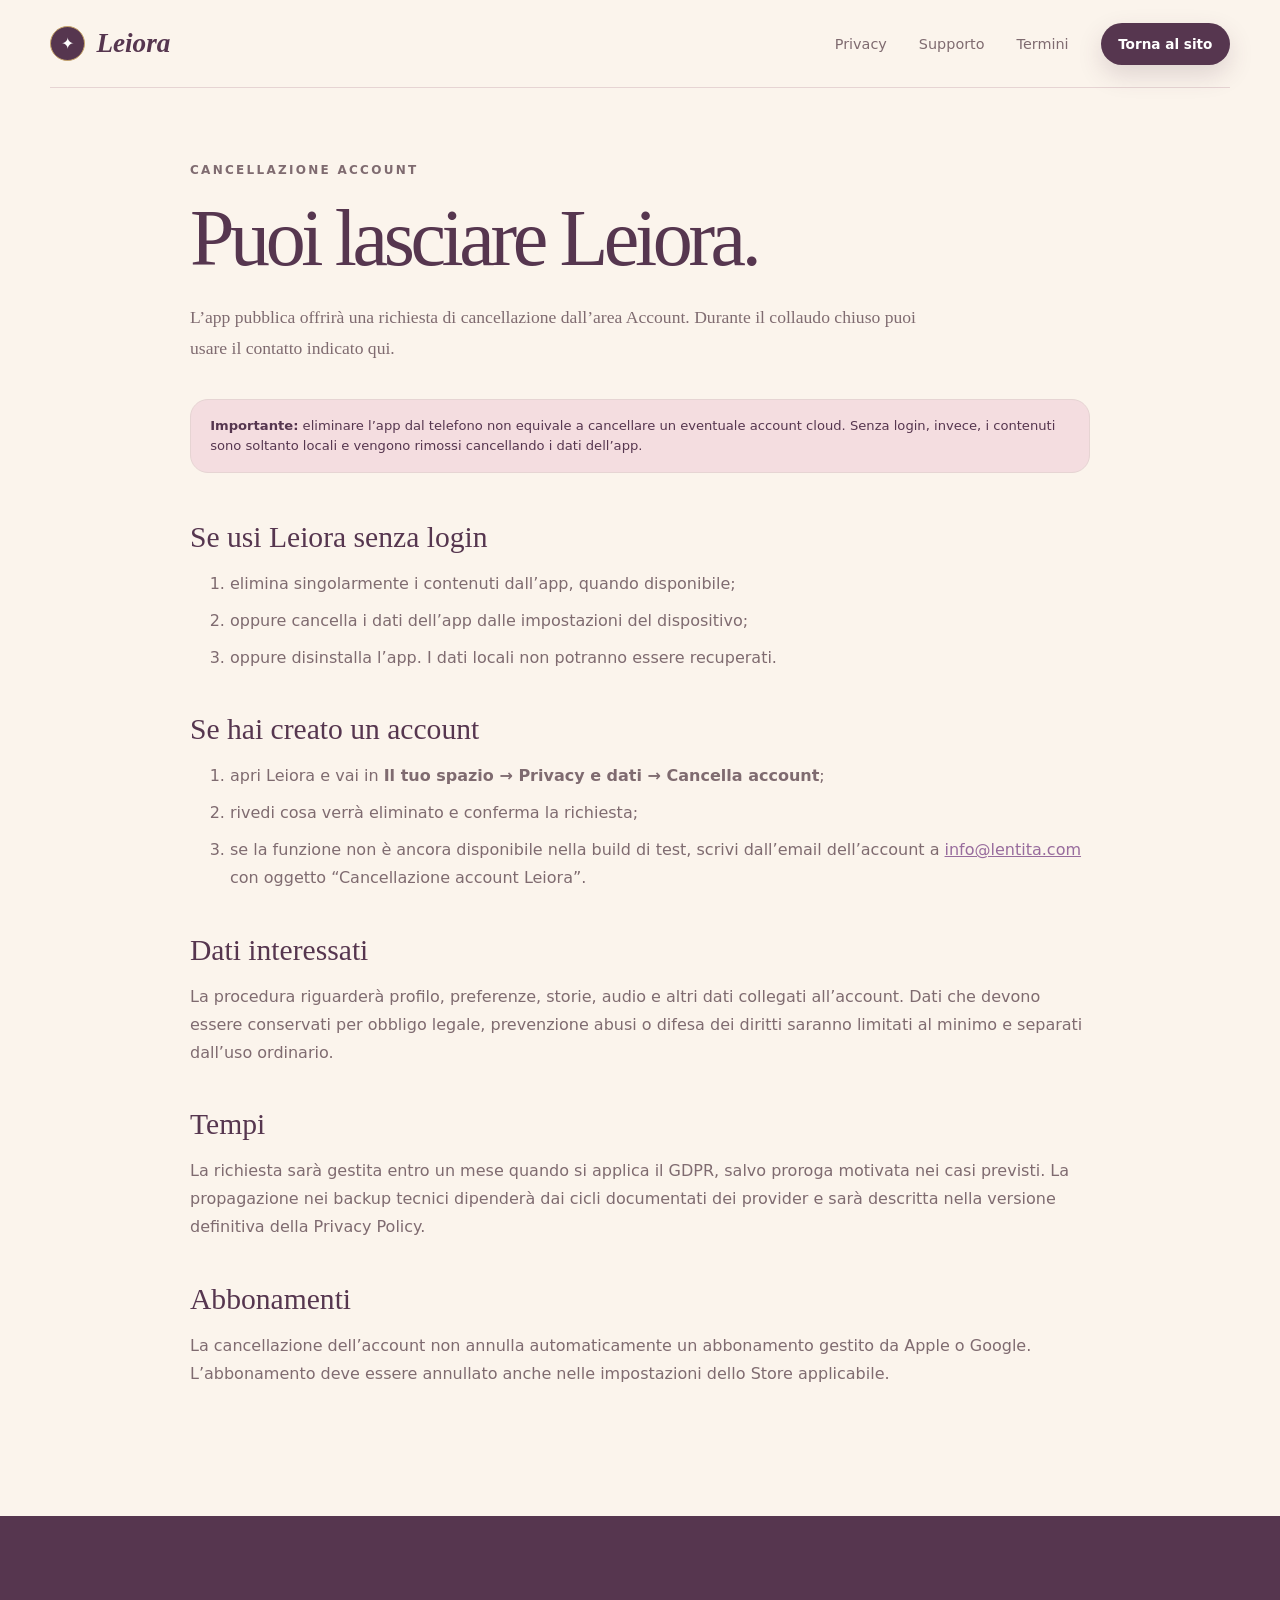
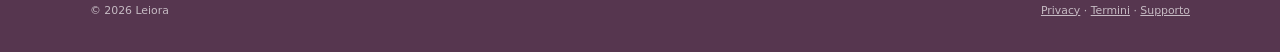
<file: delete-account.html>
<!DOCTYPE html>
<html lang="it"><head><meta charset="utf-8"><meta name="viewport" content="width=device-width, initial-scale=1"><meta name="robots" content="index,follow"><link rel="canonical" href="https://leiora.it/delete-account.html"><meta name="description" content="Come cancellare l’account e i dati Leiora."><title>Cancellazione account — Leiora</title><link rel="stylesheet" href="./styles.css"></head>
<body><a class="skip-link" href="#contenuto">Vai al contenuto</a><header class="site-header legal-header"><a class="brand" href="./index.html"><span class="brand-mark" aria-hidden="true">✦</span><span>Leiora</span></a><nav aria-label="Navigazione legale"><a href="./privacy.html">Privacy</a><a href="./support.html">Supporto</a><a href="./terms.html">Termini</a></nav><a class="button button-small" href="./index.html">Torna al sito</a></header>
<main class="legal-page" id="contenuto"><p class="eyebrow">CANCELLAZIONE ACCOUNT</p><h1>Puoi lasciare Leiora.</h1><p class="legal-lead">L’app pubblica offrirà una richiesta di cancellazione dall’area Account. Durante il collaudo chiuso puoi usare il contatto indicato qui.</p><div class="policy-status"><strong>Importante:</strong> eliminare l’app dal telefono non equivale a cancellare un eventuale account cloud. Senza login, invece, i contenuti sono soltanto locali e vengono rimossi cancellando i dati dell’app.</div>
<article><h2>Se usi Leiora senza login</h2><ol><li>elimina singolarmente i contenuti dall’app, quando disponibile;</li><li>oppure cancella i dati dell’app dalle impostazioni del dispositivo;</li><li>oppure disinstalla l’app. I dati locali non potranno essere recuperati.</li></ol><h2>Se hai creato un account</h2><ol><li>apri Leiora e vai in <strong>Il tuo spazio → Privacy e dati → Cancella account</strong>;</li><li>rivedi cosa verrà eliminato e conferma la richiesta;</li><li>se la funzione non è ancora disponibile nella build di test, scrivi dall’email dell’account a <a href="mailto:info@lentita.com?subject=Cancellazione%20account%20Leiora">info@lentita.com</a> con oggetto “Cancellazione account Leiora”.</li></ol><h2>Dati interessati</h2><p>La procedura riguarderà profilo, preferenze, storie, audio e altri dati collegati all’account. Dati che devono essere conservati per obbligo legale, prevenzione abusi o difesa dei diritti saranno limitati al minimo e separati dall’uso ordinario.</p><h2>Tempi</h2><p>La richiesta sarà gestita entro un mese quando si applica il GDPR, salvo proroga motivata nei casi previsti. La propagazione nei backup tecnici dipenderà dai cicli documentati dei provider e sarà descritta nella versione definitiva della Privacy Policy.</p><h2>Abbonamenti</h2><p>La cancellazione dell’account non annulla automaticamente un abbonamento gestito da Apple o Google. L’abbonamento deve essere annullato anche nelle impostazioni dello Store applicabile.</p></article></main>
<footer class="site-footer"><div class="footer-bottom"><small>© <span data-current-year>2026</span> Leiora</small><small><a href="./privacy.html">Privacy</a> · <a href="./terms.html">Termini</a> · <a href="./support.html">Supporto</a></small></div></footer><script src="./script.js"></script></body></html>
</file>
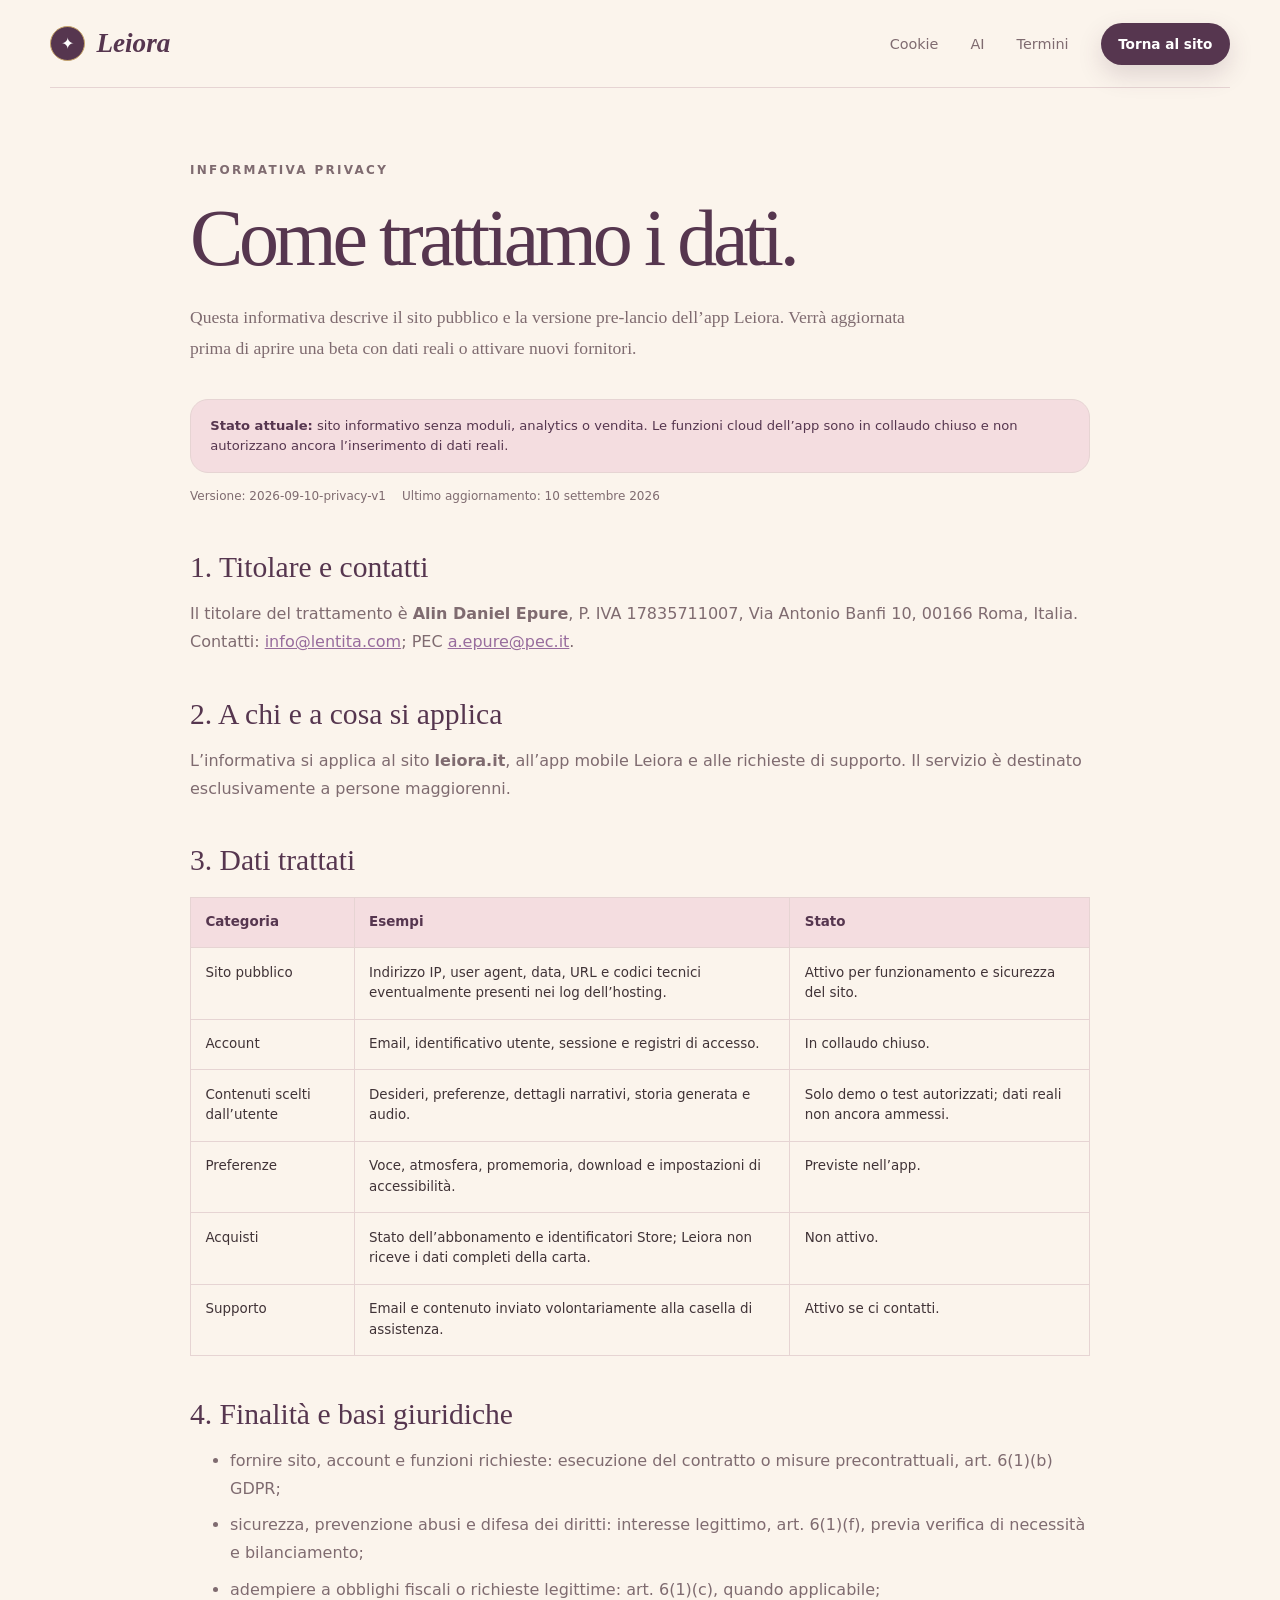
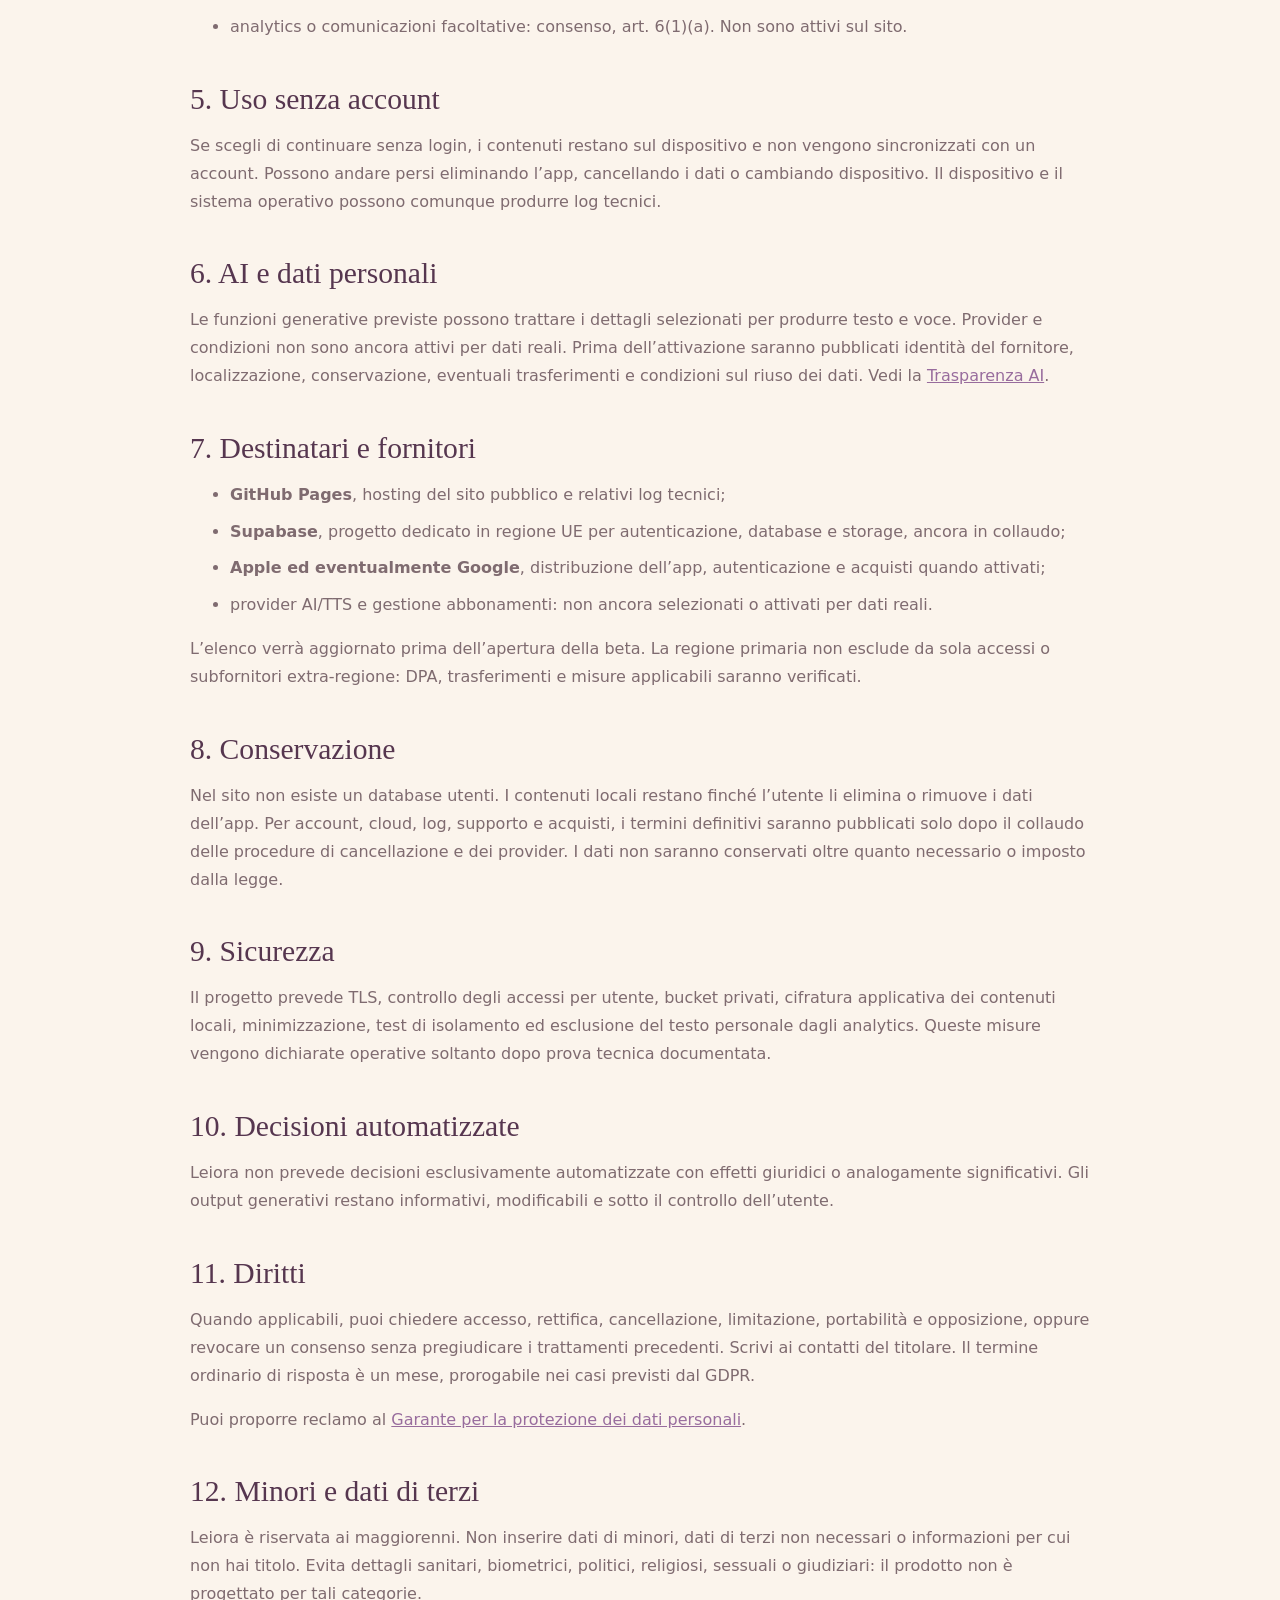
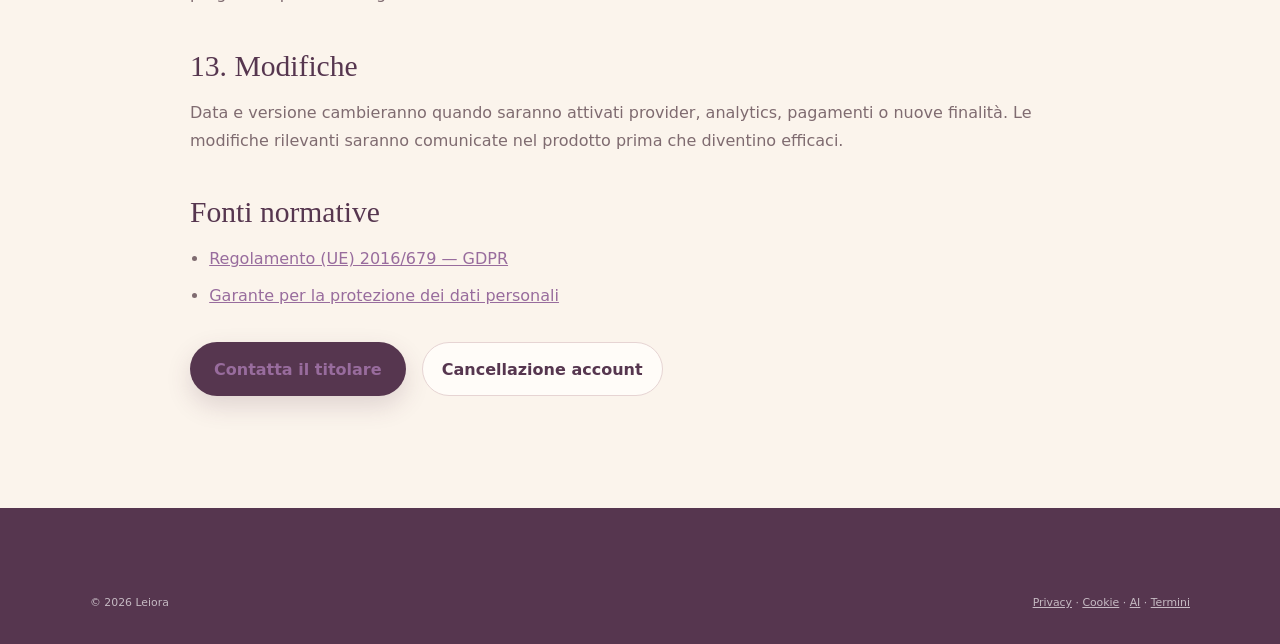
<file: privacy.html>
<!DOCTYPE html>
<html lang="it"><head><meta charset="utf-8"><meta name="viewport" content="width=device-width, initial-scale=1"><meta name="robots" content="index,follow"><link rel="canonical" href="https://leiora.it/privacy.html"><meta name="description" content="Informativa privacy di Leiora per sito e applicazione."><title>Privacy Policy — Leiora</title><link rel="stylesheet" href="./styles.css"></head>
<body><a class="skip-link" href="#contenuto">Vai al contenuto</a><header class="site-header legal-header"><a class="brand" href="./index.html"><span class="brand-mark" aria-hidden="true">✦</span><span>Leiora</span></a><nav aria-label="Navigazione legale"><a href="./cookies.html">Cookie</a><a href="./ai.html">AI</a><a href="./terms.html">Termini</a></nav><a class="button button-small" href="./index.html">Torna al sito</a></header>
<main class="legal-page" id="contenuto"><p class="eyebrow">INFORMATIVA PRIVACY</p><h1>Come trattiamo i dati.</h1><p class="legal-lead">Questa informativa descrive il sito pubblico e la versione pre-lancio dell’app Leiora. Verrà aggiornata prima di aprire una beta con dati reali o attivare nuovi fornitori.</p><div class="policy-status"><strong>Stato attuale:</strong> sito informativo senza moduli, analytics o vendita. Le funzioni cloud dell’app sono in collaudo chiuso e non autorizzano ancora l’inserimento di dati reali.</div><div class="legal-meta"><span>Versione: 2026-09-10-privacy-v1</span><span>Ultimo aggiornamento: 10 settembre 2026</span></div>
<article>
<h2>1. Titolare e contatti</h2><p>Il titolare del trattamento è <strong>Alin Daniel Epure</strong>, P. IVA 17835711007, Via Antonio Banfi 10, 00166 Roma, Italia. Contatti: <a href="mailto:info@lentita.com">info@lentita.com</a>; PEC <a href="mailto:a.epure@pec.it">a.epure@pec.it</a>.</p>
<h2>2. A chi e a cosa si applica</h2><p>L’informativa si applica al sito <strong>leiora.it</strong>, all’app mobile Leiora e alle richieste di supporto. Il servizio è destinato esclusivamente a persone maggiorenni.</p>
<h2>3. Dati trattati</h2><table><thead><tr><th>Categoria</th><th>Esempi</th><th>Stato</th></tr></thead><tbody><tr><td>Sito pubblico</td><td>Indirizzo IP, user agent, data, URL e codici tecnici eventualmente presenti nei log dell’hosting.</td><td>Attivo per funzionamento e sicurezza del sito.</td></tr><tr><td>Account</td><td>Email, identificativo utente, sessione e registri di accesso.</td><td>In collaudo chiuso.</td></tr><tr><td>Contenuti scelti dall’utente</td><td>Desideri, preferenze, dettagli narrativi, storia generata e audio.</td><td>Solo demo o test autorizzati; dati reali non ancora ammessi.</td></tr><tr><td>Preferenze</td><td>Voce, atmosfera, promemoria, download e impostazioni di accessibilità.</td><td>Previste nell’app.</td></tr><tr><td>Acquisti</td><td>Stato dell’abbonamento e identificatori Store; Leiora non riceve i dati completi della carta.</td><td>Non attivo.</td></tr><tr><td>Supporto</td><td>Email e contenuto inviato volontariamente alla casella di assistenza.</td><td>Attivo se ci contatti.</td></tr></tbody></table>
<h2>4. Finalità e basi giuridiche</h2><ul><li>fornire sito, account e funzioni richieste: esecuzione del contratto o misure precontrattuali, art. 6(1)(b) GDPR;</li><li>sicurezza, prevenzione abusi e difesa dei diritti: interesse legittimo, art. 6(1)(f), previa verifica di necessità e bilanciamento;</li><li>adempiere a obblighi fiscali o richieste legittime: art. 6(1)(c), quando applicabile;</li><li>analytics o comunicazioni facoltative: consenso, art. 6(1)(a). Non sono attivi sul sito.</li></ul>
<h2>5. Uso senza account</h2><p>Se scegli di continuare senza login, i contenuti restano sul dispositivo e non vengono sincronizzati con un account. Possono andare persi eliminando l’app, cancellando i dati o cambiando dispositivo. Il dispositivo e il sistema operativo possono comunque produrre log tecnici.</p>
<h2>6. AI e dati personali</h2><p>Le funzioni generative previste possono trattare i dettagli selezionati per produrre testo e voce. Provider e condizioni non sono ancora attivi per dati reali. Prima dell’attivazione saranno pubblicati identità del fornitore, localizzazione, conservazione, eventuali trasferimenti e condizioni sul riuso dei dati. Vedi la <a href="./ai.html">Trasparenza AI</a>.</p>
<h2>7. Destinatari e fornitori</h2><ul><li><strong>GitHub Pages</strong>, hosting del sito pubblico e relativi log tecnici;</li><li><strong>Supabase</strong>, progetto dedicato in regione UE per autenticazione, database e storage, ancora in collaudo;</li><li><strong>Apple ed eventualmente Google</strong>, distribuzione dell’app, autenticazione e acquisti quando attivati;</li><li>provider AI/TTS e gestione abbonamenti: non ancora selezionati o attivati per dati reali.</li></ul><p>L’elenco verrà aggiornato prima dell’apertura della beta. La regione primaria non esclude da sola accessi o subfornitori extra-regione: DPA, trasferimenti e misure applicabili saranno verificati.</p>
<h2>8. Conservazione</h2><p>Nel sito non esiste un database utenti. I contenuti locali restano finché l’utente li elimina o rimuove i dati dell’app. Per account, cloud, log, supporto e acquisti, i termini definitivi saranno pubblicati solo dopo il collaudo delle procedure di cancellazione e dei provider. I dati non saranno conservati oltre quanto necessario o imposto dalla legge.</p>
<h2>9. Sicurezza</h2><p>Il progetto prevede TLS, controllo degli accessi per utente, bucket privati, cifratura applicativa dei contenuti locali, minimizzazione, test di isolamento ed esclusione del testo personale dagli analytics. Queste misure vengono dichiarate operative soltanto dopo prova tecnica documentata.</p>
<h2>10. Decisioni automatizzate</h2><p>Leiora non prevede decisioni esclusivamente automatizzate con effetti giuridici o analogamente significativi. Gli output generativi restano informativi, modificabili e sotto il controllo dell’utente.</p>
<h2>11. Diritti</h2><p>Quando applicabili, puoi chiedere accesso, rettifica, cancellazione, limitazione, portabilità e opposizione, oppure revocare un consenso senza pregiudicare i trattamenti precedenti. Scrivi ai contatti del titolare. Il termine ordinario di risposta è un mese, prorogabile nei casi previsti dal GDPR.</p><p>Puoi proporre reclamo al <a href="https://www.garanteprivacy.it/" rel="noreferrer">Garante per la protezione dei dati personali</a>.</p>
<h2>12. Minori e dati di terzi</h2><p>Leiora è riservata ai maggiorenni. Non inserire dati di minori, dati di terzi non necessari o informazioni per cui non hai titolo. Evita dettagli sanitari, biometrici, politici, religiosi, sessuali o giudiziari: il prodotto non è progettato per tali categorie.</p>
<h2>13. Modifiche</h2><p>Data e versione cambieranno quando saranno attivati provider, analytics, pagamenti o nuove finalità. Le modifiche rilevanti saranno comunicate nel prodotto prima che diventino efficaci.</p>
<h2>Fonti normative</h2><ul class="source-list"><li><a href="https://eur-lex.europa.eu/eli/reg/2016/679/oj" rel="noreferrer">Regolamento (UE) 2016/679 — GDPR</a></li><li><a href="https://www.garanteprivacy.it/home/autorita" rel="noreferrer">Garante per la protezione dei dati personali</a></li></ul>
</article><div class="legal-actions"><a class="button" href="mailto:info@lentita.com">Contatta il titolare</a><a class="text-link-button" href="./delete-account.html">Cancellazione account</a></div></main>
<footer class="site-footer"><div class="footer-bottom"><small>© <span data-current-year>2026</span> Leiora</small><small><a href="./privacy.html">Privacy</a> · <a href="./cookies.html">Cookie</a> · <a href="./ai.html">AI</a> · <a href="./terms.html">Termini</a></small></div></footer><script src="./script.js"></script></body></html>
</file>
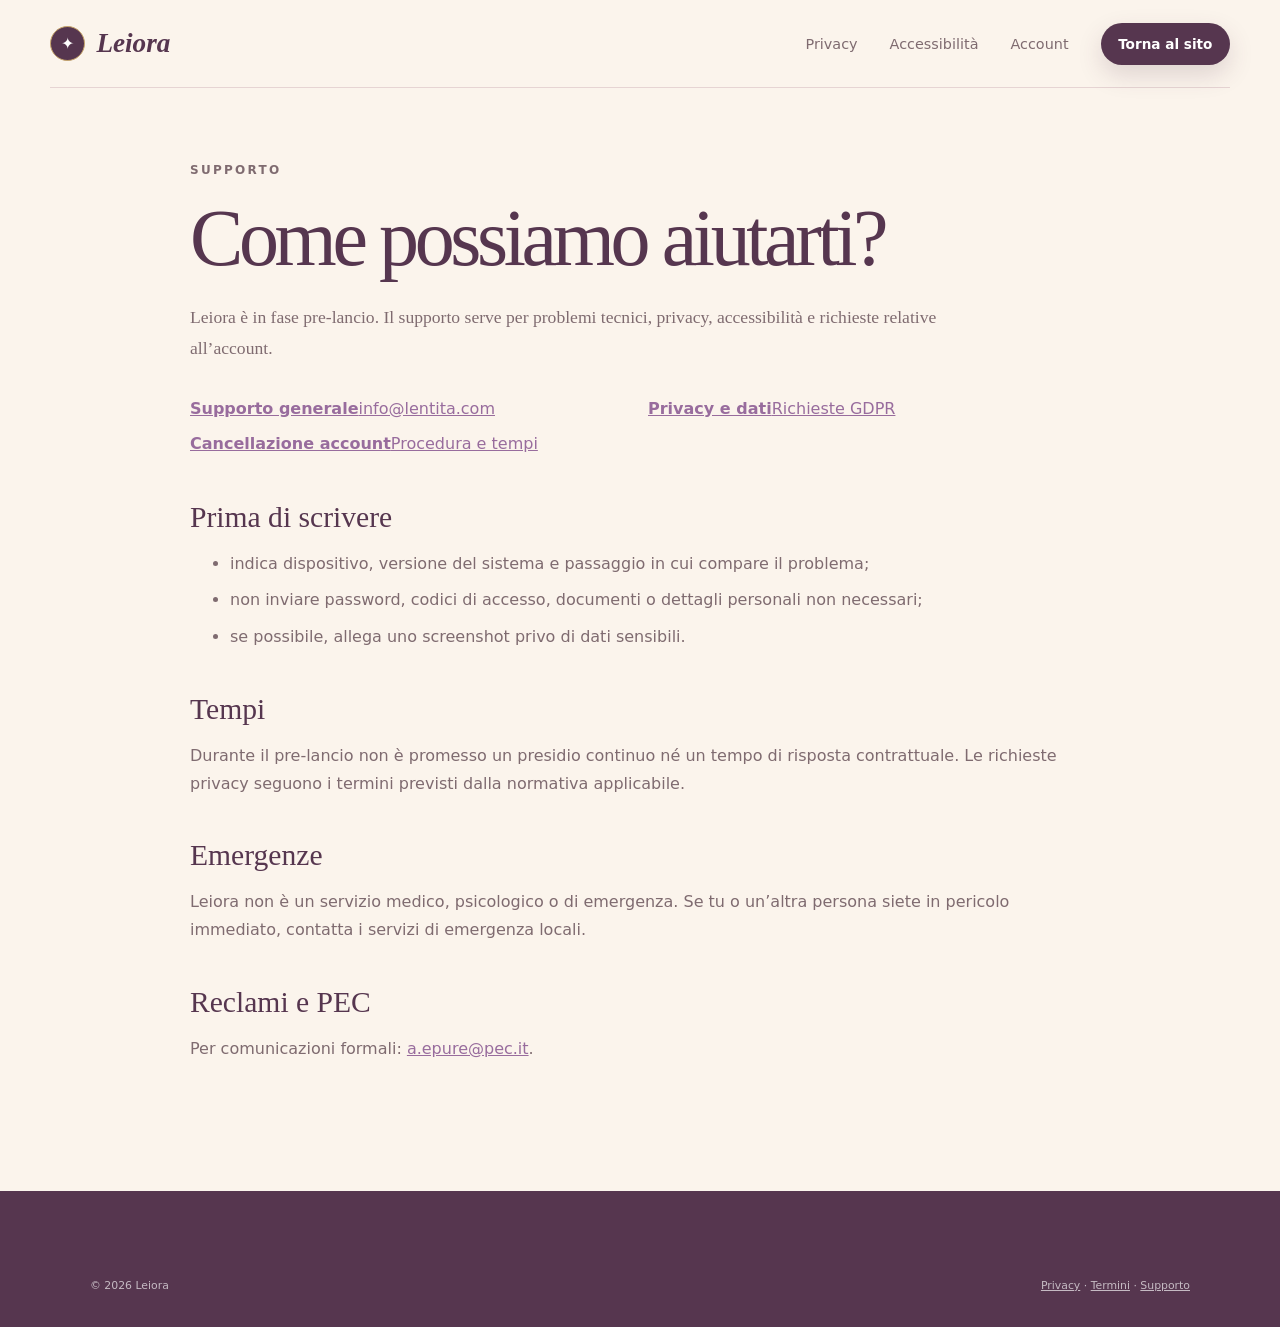
<file: support.html>
<!DOCTYPE html>
<html lang="it"><head><meta charset="utf-8"><meta name="viewport" content="width=device-width, initial-scale=1"><meta name="robots" content="index,follow"><link rel="canonical" href="https://leiora.it/support.html"><meta name="description" content="Supporto e contatti per Leiora."><title>Supporto — Leiora</title><link rel="stylesheet" href="./styles.css"></head>
<body><a class="skip-link" href="#contenuto">Vai al contenuto</a><header class="site-header legal-header"><a class="brand" href="./index.html"><span class="brand-mark" aria-hidden="true">✦</span><span>Leiora</span></a><nav aria-label="Navigazione legale"><a href="./privacy.html">Privacy</a><a href="./accessibility.html">Accessibilità</a><a href="./delete-account.html">Account</a></nav><a class="button button-small" href="./index.html">Torna al sito</a></header>
<main class="legal-page" id="contenuto"><p class="eyebrow">SUPPORTO</p><h1>Come possiamo aiutarti?</h1><p class="legal-lead">Leiora è in fase pre-lancio. Il supporto serve per problemi tecnici, privacy, accessibilità e richieste relative all’account.</p><div class="support-grid"><a href="mailto:info@lentita.com?subject=Supporto%20Leiora"><strong>Supporto generale</strong><span>info@lentita.com</span></a><a href="mailto:info@lentita.com?subject=Privacy%20Leiora"><strong>Privacy e dati</strong><span>Richieste GDPR</span></a><a href="./delete-account.html"><strong>Cancellazione account</strong><span>Procedura e tempi</span></a></div>
<article><h2>Prima di scrivere</h2><ul><li>indica dispositivo, versione del sistema e passaggio in cui compare il problema;</li><li>non inviare password, codici di accesso, documenti o dettagli personali non necessari;</li><li>se possibile, allega uno screenshot privo di dati sensibili.</li></ul><h2>Tempi</h2><p>Durante il pre-lancio non è promesso un presidio continuo né un tempo di risposta contrattuale. Le richieste privacy seguono i termini previsti dalla normativa applicabile.</p><h2>Emergenze</h2><p>Leiora non è un servizio medico, psicologico o di emergenza. Se tu o un’altra persona siete in pericolo immediato, contatta i servizi di emergenza locali.</p><h2>Reclami e PEC</h2><p>Per comunicazioni formali: <a href="mailto:a.epure@pec.it">a.epure@pec.it</a>.</p></article></main>
<footer class="site-footer"><div class="footer-bottom"><small>© <span data-current-year>2026</span> Leiora</small><small><a href="./privacy.html">Privacy</a> · <a href="./terms.html">Termini</a> · <a href="./support.html">Supporto</a></small></div></footer><script src="./script.js"></script></body></html>
</file>
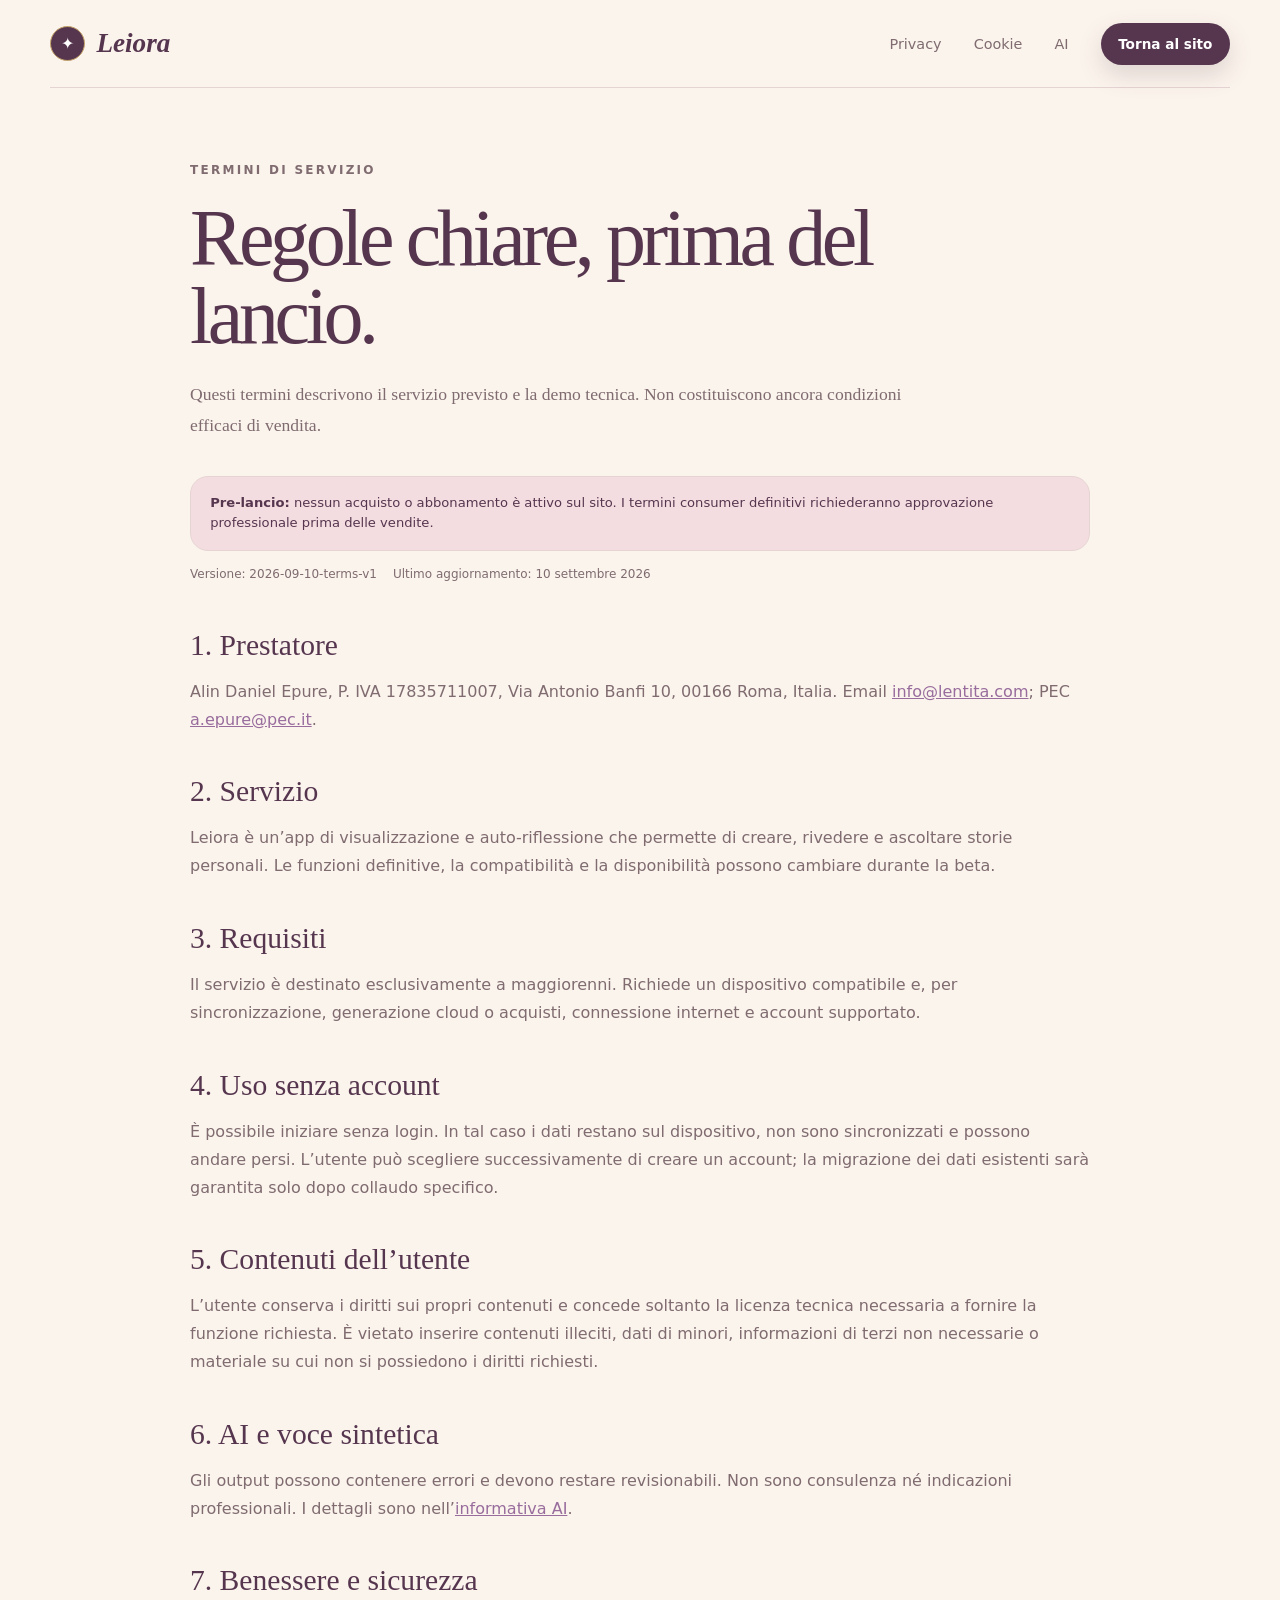
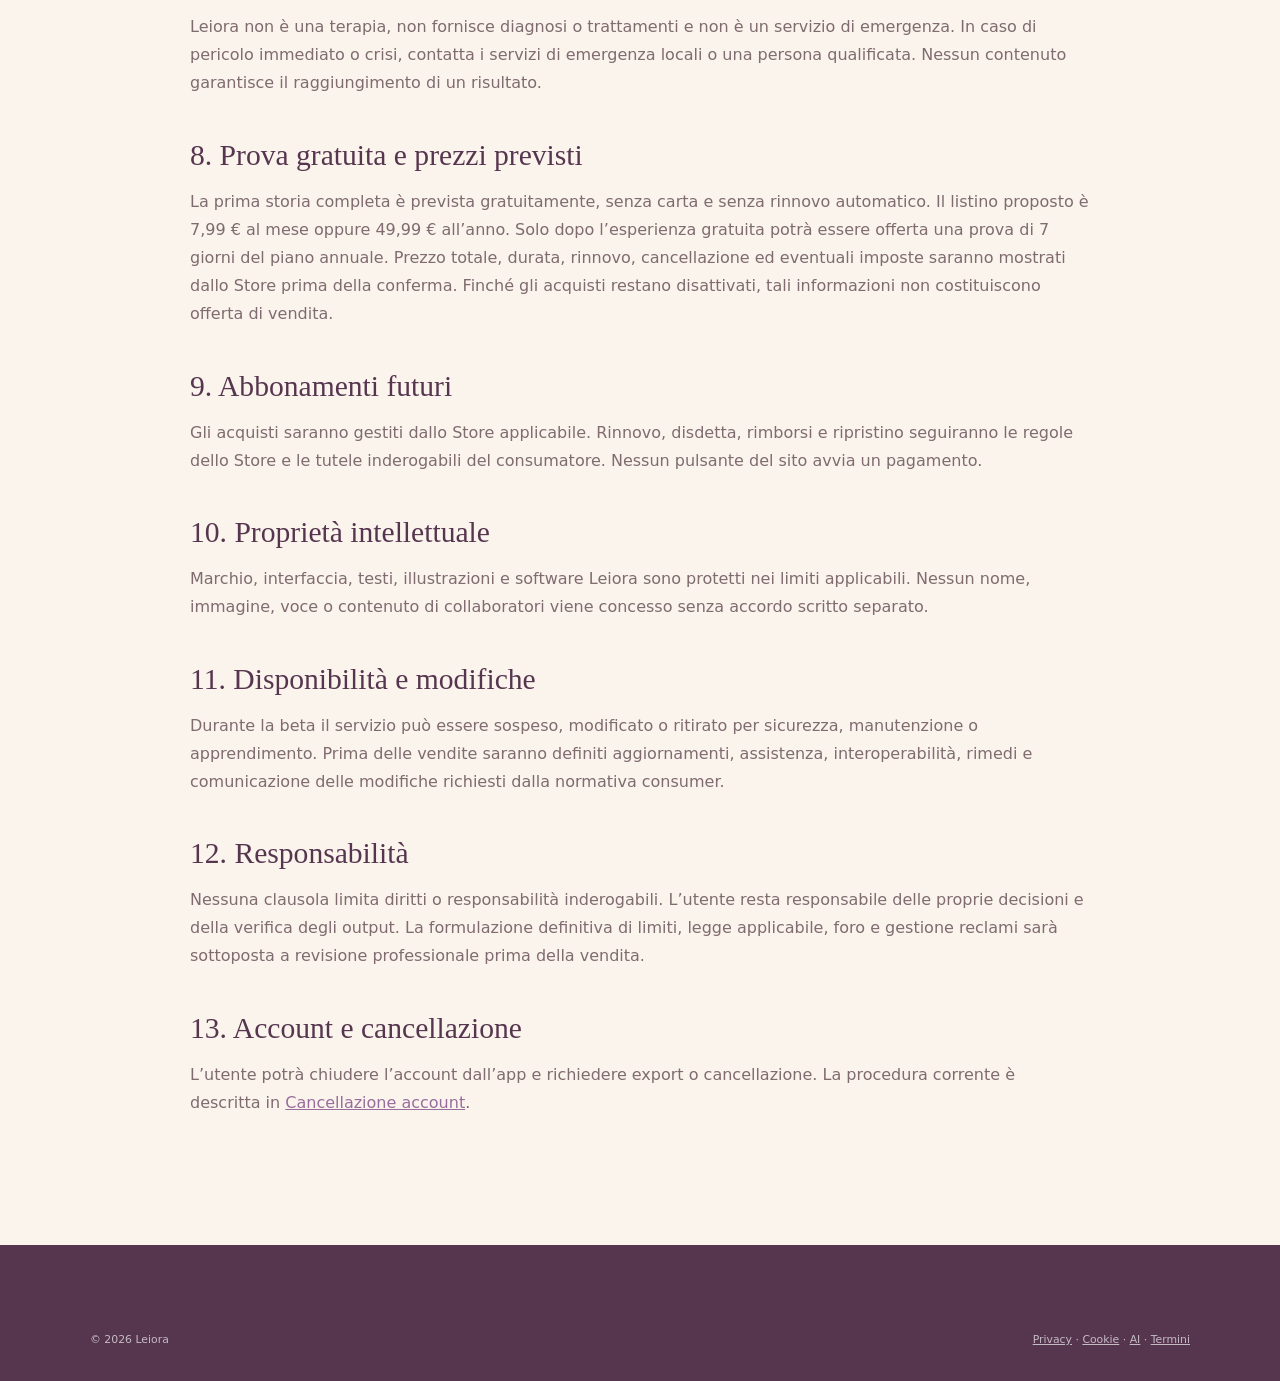
<file: terms.html>
<!DOCTYPE html>
<html lang="it"><head><meta charset="utf-8"><meta name="viewport" content="width=device-width, initial-scale=1"><meta name="robots" content="index,follow"><link rel="canonical" href="https://leiora.it/terms.html"><meta name="description" content="Termini di servizio pre-lancio di Leiora."><title>Termini di servizio — Leiora</title><link rel="stylesheet" href="./styles.css"></head>
<body><a class="skip-link" href="#contenuto">Vai al contenuto</a><header class="site-header legal-header"><a class="brand" href="./index.html"><span class="brand-mark" aria-hidden="true">✦</span><span>Leiora</span></a><nav aria-label="Navigazione legale"><a href="./privacy.html">Privacy</a><a href="./cookies.html">Cookie</a><a href="./ai.html">AI</a></nav><a class="button button-small" href="./index.html">Torna al sito</a></header>
<main class="legal-page" id="contenuto"><p class="eyebrow">TERMINI DI SERVIZIO</p><h1>Regole chiare, prima del lancio.</h1><p class="legal-lead">Questi termini descrivono il servizio previsto e la demo tecnica. Non costituiscono ancora condizioni efficaci di vendita.</p><div class="policy-status"><strong>Pre-lancio:</strong> nessun acquisto o abbonamento è attivo sul sito. I termini consumer definitivi richiederanno approvazione professionale prima delle vendite.</div><div class="legal-meta"><span>Versione: 2026-09-10-terms-v1</span><span>Ultimo aggiornamento: 10 settembre 2026</span></div>
<article><h2>1. Prestatore</h2><p>Alin Daniel Epure, P. IVA 17835711007, Via Antonio Banfi 10, 00166 Roma, Italia. Email <a href="mailto:info@lentita.com">info@lentita.com</a>; PEC <a href="mailto:a.epure@pec.it">a.epure@pec.it</a>.</p>
<h2>2. Servizio</h2><p>Leiora è un’app di visualizzazione e auto-riflessione che permette di creare, rivedere e ascoltare storie personali. Le funzioni definitive, la compatibilità e la disponibilità possono cambiare durante la beta.</p>
<h2>3. Requisiti</h2><p>Il servizio è destinato esclusivamente a maggiorenni. Richiede un dispositivo compatibile e, per sincronizzazione, generazione cloud o acquisti, connessione internet e account supportato.</p>
<h2>4. Uso senza account</h2><p>È possibile iniziare senza login. In tal caso i dati restano sul dispositivo, non sono sincronizzati e possono andare persi. L’utente può scegliere successivamente di creare un account; la migrazione dei dati esistenti sarà garantita solo dopo collaudo specifico.</p>
<h2>5. Contenuti dell’utente</h2><p>L’utente conserva i diritti sui propri contenuti e concede soltanto la licenza tecnica necessaria a fornire la funzione richiesta. È vietato inserire contenuti illeciti, dati di minori, informazioni di terzi non necessarie o materiale su cui non si possiedono i diritti richiesti.</p>
<h2>6. AI e voce sintetica</h2><p>Gli output possono contenere errori e devono restare revisionabili. Non sono consulenza né indicazioni professionali. I dettagli sono nell’<a href="./ai.html">informativa AI</a>.</p>
<h2>7. Benessere e sicurezza</h2><p>Leiora non è una terapia, non fornisce diagnosi o trattamenti e non è un servizio di emergenza. In caso di pericolo immediato o crisi, contatta i servizi di emergenza locali o una persona qualificata. Nessun contenuto garantisce il raggiungimento di un risultato.</p>
<h2>8. Prova gratuita e prezzi previsti</h2><p>La prima storia completa è prevista gratuitamente, senza carta e senza rinnovo automatico. Il listino proposto è 7,99 € al mese oppure 49,99 € all’anno. Solo dopo l’esperienza gratuita potrà essere offerta una prova di 7 giorni del piano annuale. Prezzo totale, durata, rinnovo, cancellazione ed eventuali imposte saranno mostrati dallo Store prima della conferma. Finché gli acquisti restano disattivati, tali informazioni non costituiscono offerta di vendita.</p>
<h2>9. Abbonamenti futuri</h2><p>Gli acquisti saranno gestiti dallo Store applicabile. Rinnovo, disdetta, rimborsi e ripristino seguiranno le regole dello Store e le tutele inderogabili del consumatore. Nessun pulsante del sito avvia un pagamento.</p>
<h2>10. Proprietà intellettuale</h2><p>Marchio, interfaccia, testi, illustrazioni e software Leiora sono protetti nei limiti applicabili. Nessun nome, immagine, voce o contenuto di collaboratori viene concesso senza accordo scritto separato.</p>
<h2>11. Disponibilità e modifiche</h2><p>Durante la beta il servizio può essere sospeso, modificato o ritirato per sicurezza, manutenzione o apprendimento. Prima delle vendite saranno definiti aggiornamenti, assistenza, interoperabilità, rimedi e comunicazione delle modifiche richiesti dalla normativa consumer.</p>
<h2>12. Responsabilità</h2><p>Nessuna clausola limita diritti o responsabilità inderogabili. L’utente resta responsabile delle proprie decisioni e della verifica degli output. La formulazione definitiva di limiti, legge applicabile, foro e gestione reclami sarà sottoposta a revisione professionale prima della vendita.</p>
<h2>13. Account e cancellazione</h2><p>L’utente potrà chiudere l’account dall’app e richiedere export o cancellazione. La procedura corrente è descritta in <a href="./delete-account.html">Cancellazione account</a>.</p></article></main>
<footer class="site-footer"><div class="footer-bottom"><small>© <span data-current-year>2026</span> Leiora</small><small><a href="./privacy.html">Privacy</a> · <a href="./cookies.html">Cookie</a> · <a href="./ai.html">AI</a> · <a href="./terms.html">Termini</a></small></div></footer><script src="./script.js"></script></body></html>
</file>
<file: styles.css>
:root {
  color-scheme: light;
  --cream: #fbf4ec;
  --paper: #fffcf8;
  --ink: #403337;
  --muted: #7f6b70;
  --plum: #56364f;
  --purple: #986c9d;
  --lavender: #d8bdd8;
  --blush: #f4dde0;
  --rose: #c9828f;
  --sage: #98a38b;
  --gold: #c7a66b;
  --line: #e6d4d3;
  --shadow: 0 24px 70px rgba(86, 54, 79, 0.13);
}

* { box-sizing: border-box; }
html { scroll-behavior: smooth; }
body { margin: 0; background: var(--cream); color: var(--ink); font-family: Inter, ui-sans-serif, system-ui, -apple-system, BlinkMacSystemFont, "Segoe UI", sans-serif; }
a { color: inherit; }
.skip-link { position: fixed; left: 1rem; top: -5rem; z-index: 20; background: var(--paper); padding: .8rem 1rem; border-radius: 999px; }
.skip-link:focus { top: 1rem; }
.site-header { width: min(1180px, calc(100% - 40px)); margin: 0 auto; min-height: 88px; display: flex; align-items: center; gap: 2rem; position: relative; z-index: 5; }
.brand { display: inline-flex; align-items: center; gap: .7rem; font: italic 600 1.7rem Georgia, serif; text-decoration: none; color: var(--plum); }
.brand-mark { width: 2.2rem; height: 2.2rem; border-radius: 50%; display: grid; place-items: center; color: white; background: var(--plum); border: 1px solid var(--gold); font: normal 1rem system-ui; }
nav { display: flex; gap: 2rem; margin-left: auto; }
nav a { text-decoration: none; font-size: .9rem; color: var(--muted); }
nav a:hover, nav a:focus-visible { color: var(--plum); }
.button { display: inline-flex; align-items: center; justify-content: center; gap: .65rem; min-height: 54px; padding: 0 1.5rem; border-radius: 999px; background: var(--plum); color: white; text-decoration: none; font-weight: 750; box-shadow: 0 10px 24px rgba(86,54,79,.17); }
.button:hover { transform: translateY(-1px); }
.button-small { min-height: 42px; padding: 0 1.1rem; font-size: .85rem; }
.hero { min-height: calc(100vh - 88px); width: min(1180px, calc(100% - 40px)); margin: 0 auto; display: grid; grid-template-columns: 1.08fr .92fr; align-items: center; gap: 5rem; padding: 5rem 0 7rem; }
.eyebrow { margin: 0 0 1rem; color: var(--purple); font-size: .75rem; font-weight: 800; letter-spacing: .19em; }
h1, h2, h3 { font-family: Georgia, "Times New Roman", serif; color: var(--plum); font-weight: 500; }
h1 { margin: 0; font-size: clamp(3.7rem, 6.4vw, 6.3rem); line-height: .97; letter-spacing: -.055em; }
.hero-text { max-width: 620px; margin: 2rem 0; font: 1.18rem/1.75 Georgia, serif; color: var(--muted); }
.hero-actions { display: flex; align-items: center; gap: 1.25rem; flex-wrap: wrap; }
.availability { font-size: .8rem; color: var(--muted); }
.trust-row { display: flex; flex-wrap: wrap; gap: 1.3rem; margin: 2rem 0 0; padding: 0; list-style: none; font-size: .78rem; color: var(--muted); }
.hero-visual { min-height: 650px; position: relative; display: grid; place-items: center; }
.phone { width: 330px; min-height: 650px; padding: 1.1rem 1.25rem 1.4rem; border: 9px solid var(--plum); border-radius: 48px; background: var(--paper); box-shadow: var(--shadow); transform: rotate(2.5deg); }
.phone-top { display: flex; justify-content: space-between; padding: 0 .35rem .8rem; font-size: .58rem; color: var(--muted); }
.app-brand { display: flex; align-items: center; gap: .55rem; font: italic 600 1.25rem Georgia, serif; color: var(--plum); }
.mini-mark { width: 28px; height: 28px; border-radius: 50%; display: grid; place-items: center; font: normal .7rem system-ui; color: white; background: var(--plum); }
.app-eyebrow { margin: 2rem 0 .8rem; color: var(--purple); font-size: .57rem; font-weight: 800; letter-spacing: .16em; }
.story-art { height: 210px; position: relative; overflow: hidden; border-radius: 30px; background: #e5c9b7; }
.story-art i { position: absolute; width: 58px; height: 58px; border-radius: 50%; background: var(--paper); right: 48px; top: 40px; }
.story-art b, .story-art em { position: absolute; display: block; width: 300px; height: 145px; border-radius: 50%; bottom: -77px; }
.story-art b { left: -105px; background: var(--rose); }
.story-art em { right: -110px; background: var(--plum); }
.phone h2 { margin: 1.35rem 0 .35rem; font-size: 1.75rem; }
.story-meta, .offline { color: var(--muted); font-size: .72rem; }
.progress { height: 5px; margin: 1.4rem 0; overflow: hidden; border-radius: 9px; background: #f0e2d8; }
.progress span { display: block; width: 62%; height: 100%; background: var(--purple); }
.phone button { width: 100%; height: 52px; border: 0; border-radius: 999px; color: white; background: var(--plum); font-weight: 750; font-size: .9rem; }
.offline { text-align: center; }
.petal { position: absolute; width: 95px; height: 180px; border-radius: 90% 10% 90% 10%; opacity: .75; }
.petal-one { background: var(--blush); right: 3%; top: 7%; transform: rotate(35deg); }
.petal-two { background: var(--lavender); left: 0; bottom: 8%; transform: rotate(-28deg); opacity: .45; }
.intro { max-width: 760px; margin: 0 auto; padding: 7rem 30px 4rem; text-align: center; }
.intro h2, .privacy-copy h2, .pricing h2, .closing h2 { margin: 0; font-size: clamp(2.6rem, 5vw, 4.5rem); line-height: 1.04; letter-spacing: -.04em; }
.intro > p:last-child, .pricing > div > p:last-child { color: var(--muted); line-height: 1.75; }
.steps { width: min(1100px, calc(100% - 40px)); margin: 0 auto; display: grid; grid-template-columns: repeat(3, 1fr); gap: 1.2rem; padding-bottom: 8rem; }
.steps article { position: relative; min-height: 330px; padding: 2rem; border: 1px solid var(--line); border-radius: 34px; background: rgba(255,252,248,.72); }
.steps article:nth-child(2) { transform: translateY(24px); background: var(--blush); }
.step-number { position: absolute; right: 1.5rem; top: 1.4rem; color: var(--rose); font: italic 1rem Georgia, serif; }
.step-icon { width: 60px; height: 60px; display: grid; place-items: center; border-radius: 50%; background: var(--paper); color: var(--plum); font-size: 1.55rem; }
.steps h3 { margin: 2rem 0 .8rem; font-size: 1.65rem; }
.steps p { color: var(--muted); line-height: 1.7; font-size: .92rem; }
.privacy-section { width: min(1100px, calc(100% - 40px)); margin: 0 auto 8rem; display: grid; grid-template-columns: .9fr 1.1fr; gap: 5rem; align-items: center; padding: 5rem; overflow: hidden; border-radius: 48px; background: var(--plum); }
.privacy-art { height: 460px; position: relative; overflow: hidden; border-radius: 45% 45% 28px 28px; background: #e6cbb9; }
.moon { width: 96px; height: 96px; border-radius: 50%; position: absolute; right: 26%; top: 18%; background: var(--paper); }
.hill { position: absolute; width: 480px; height: 230px; border-radius: 50%; bottom: -120px; }
.hill-one { left: -260px; background: var(--rose); }
.hill-two { right: -220px; background: var(--purple); }
.privacy-copy h2 { color: var(--paper); font-size: clamp(2.4rem, 4vw, 4rem); }
.privacy-copy ul { list-style: none; padding: 0; margin: 2rem 0; color: #f3e7ed; }
.privacy-copy li { padding: .75rem 0; border-bottom: 1px solid rgba(255,255,255,.13); }
.privacy-copy li span { color: var(--gold); margin-right: .8rem; }
.fine-print { color: #d6c2cf; font-size: .72rem; line-height: 1.6; }
.pricing { width: min(1050px, calc(100% - 40px)); margin: 0 auto 8rem; display: grid; grid-template-columns: 1.1fr .9fr; align-items: center; gap: 6rem; }
.price-card { padding: 2.4rem; border-radius: 36px; background: var(--paper); border: 1px solid var(--line); box-shadow: var(--shadow); text-align: center; }
.price-badge { color: var(--purple); font-size: .68rem; font-weight: 800; letter-spacing: .17em; }
.price-card strong { display: block; margin-top: 1.5rem; font: 500 3.8rem Georgia, serif; color: var(--plum); }
.annual { color: var(--muted); }
.price-card .button { width: 100%; margin: 1rem 0; }
.price-card small { color: var(--muted); }
.closing { margin: 0 20px; padding: 8rem 2rem; border-radius: 52px 52px 0 0; text-align: center; background: var(--rose); }
.closing > span { color: white; font-size: 2rem; }
.closing h2 { color: white; margin: 1rem auto 2.5rem; }
.button-light { background: var(--paper); color: var(--plum); box-shadow: none; }
footer { padding: 4rem max(20px, calc((100% - 1100px)/2)); background: var(--rose); color: white; display: grid; gap: 1.5rem; grid-template-columns: 1fr auto; align-items: center; }
.footer-brand { color: white; }
footer p, footer small { margin: 0; opacity: .82; }
footer div { display: flex; gap: 1.5rem; font-size: .8rem; }
footer small { grid-column: 1 / -1; font-size: .68rem; }

@media (max-width: 820px) {
  nav { display: none; }
  .site-header .button { margin-left: auto; }
  .hero { grid-template-columns: 1fr; gap: 2rem; padding-top: 3rem; text-align: center; }
  .hero-text { margin-inline: auto; }
  .hero-actions, .trust-row { justify-content: center; }
  .hero-visual { min-height: 680px; }
  .steps { grid-template-columns: 1fr; }
  .steps article:nth-child(2) { transform: none; }
  .privacy-section, .pricing { grid-template-columns: 1fr; gap: 3rem; }
  .privacy-section { padding: 2rem; }
  .privacy-art { height: 350px; }
}

@media (max-width: 520px) {
  .site-header { width: calc(100% - 28px); }
  .site-header .button-small { display: none; }
  h1 { font-size: 3.4rem; }
  .hero { width: calc(100% - 28px); padding-top: 2rem; }
  .phone { width: min(330px, 92vw); }
  .privacy-section { width: calc(100% - 28px); border-radius: 34px; }
  .pricing { gap: 2.5rem; }
  footer { grid-template-columns: 1fr; }
  footer div { flex-wrap: wrap; }
}

@media (prefers-reduced-motion: reduce) {
  html { scroll-behavior: auto; }
  *, *::before, *::after { transition: none !important; }
}

/* Trust, trial and legal surfaces */
.free-trial, .trust-section, .faq { width: min(1100px, calc(100% - 40px)); margin: 0 auto 8rem; }
.free-trial { display: grid; grid-template-columns: .95fr 1.05fr; gap: 5rem; align-items: center; padding: 4.5rem; border: 1px solid var(--line); border-radius: 48px; background: linear-gradient(135deg, rgba(244,221,224,.9), rgba(255,252,248,.92)); }
.free-trial h2, .trust-heading h2, .faq h2 { margin: 0; font-size: clamp(2.6rem, 5vw, 4.5rem); line-height: 1.04; letter-spacing: -.04em; }
.free-trial > div > p:last-child { color: var(--muted); line-height: 1.75; }
.check-list { list-style: none; margin: 0; padding: 0; display: grid; gap: 1rem; }
.check-list li { display: flex; gap: 1rem; padding: 1.15rem; border-radius: 22px; background: rgba(255,252,248,.82); border: 1px solid rgba(230,212,211,.86); }
.check-list li > span { flex: 0 0 2rem; width: 2rem; height: 2rem; display: grid; place-items: center; border-radius: 50%; color: white; background: var(--purple); font-weight: 800; }
.check-list strong, .check-list small { display: block; }
.check-list strong { margin-bottom: .35rem; color: var(--plum); }
.check-list small { color: var(--muted); line-height: 1.5; }
.trust-heading { max-width: 720px; margin-bottom: 2.5rem; }
.trust-grid { display: grid; grid-template-columns: repeat(3, 1fr); gap: 1rem; }
.trust-grid article { padding: 2rem; border-radius: 30px; border: 1px solid var(--line); background: var(--paper); }
.trust-grid article:nth-child(2) { background: var(--blush); }
.trust-grid h3 { margin: 1.2rem 0 .7rem; font-size: 1.55rem; }
.trust-grid p { min-height: 8rem; color: var(--muted); line-height: 1.65; }
.trust-grid a { color: var(--purple); font-size: .84rem; font-weight: 750; }
.trust-icon { width: 52px; height: 52px; display: grid; place-items: center; border-radius: 50%; color: var(--plum); background: var(--cream); font-size: 1.3rem; }
.trial-line { padding: .8rem; border-radius: 15px; background: var(--purple-soft, #f0e3f0); color: var(--plum); font-size: .8rem; line-height: 1.5; }
.faq { max-width: 860px; }
.faq h2 { margin-bottom: 2.2rem; }
.faq details { border-top: 1px solid var(--line); padding: 1.2rem 0; }
.faq details:last-child { border-bottom: 1px solid var(--line); }
.faq summary { cursor: pointer; color: var(--plum); font: 500 1.25rem Georgia, serif; }
.faq details p { max-width: 740px; color: var(--muted); line-height: 1.7; }

.site-footer { padding: 4.5rem max(20px, calc((100% - 1100px)/2)) 2.2rem; display: block; background: var(--plum); color: white; }
.footer-main { display: grid; grid-template-columns: 1.8fr repeat(3, 1fr); gap: 3rem; }
.footer-main > div { display: flex; flex-direction: column; align-items: flex-start; gap: .7rem; }
.footer-main h2 { margin: 0 0 .35rem; color: white; font: 800 .7rem/1.2 Inter, sans-serif; letter-spacing: .14em; text-transform: uppercase; }
.footer-main a { color: white; text-decoration: none; font-size: .82rem; opacity: .84; }
.footer-main a:hover, .footer-main a:focus-visible { opacity: 1; text-decoration: underline; }
.footer-main p { max-width: 360px; line-height: 1.6; }
.footer-status { font-size: .73rem; }
.legal-identity { margin-top: 3rem; padding-top: 1.5rem; border-top: 1px solid rgba(255,255,255,.15); display: flex; justify-content: space-between; gap: 1.5rem; flex-wrap: wrap; }
.legal-identity p { margin: 0; font-size: .72rem; line-height: 1.55; opacity: .78; }
.legal-identity a { color: white; }
.footer-bottom { margin-top: 1rem; display: flex; justify-content: space-between; gap: 1rem; flex-wrap: wrap; }
.footer-bottom small { font-size: .68rem; opacity: .66; }
.storage-notice { position: fixed; z-index: 50; right: 1rem; bottom: 1rem; width: min(500px, calc(100% - 2rem)); padding: 1rem; border: 1px solid var(--line); border-radius: 22px; background: var(--paper); box-shadow: var(--shadow); }
.storage-notice[hidden] { display: none; }
.storage-notice p { margin: 0; color: var(--muted); font-size: .78rem; line-height: 1.55; }
.storage-notice div { display: flex; align-items: center; justify-content: flex-end; gap: 1rem; margin-top: .7rem; }
.storage-notice a { color: var(--purple); font-size: .75rem; }
.storage-notice button { min-height: 38px; padding: 0 1rem; border: 0; border-radius: 999px; background: var(--plum); color: white; font-weight: 750; cursor: pointer; }

.legal-header { border-bottom: 1px solid var(--line); }
.legal-page { width: min(900px, calc(100% - 40px)); margin: 0 auto; padding: 4.5rem 0 7rem; }
.legal-page .eyebrow { margin-bottom: 1.2rem; }
.legal-page h1 { max-width: 800px; font-size: clamp(3rem, 7vw, 5rem); }
.legal-lead { max-width: 760px; margin: 1.5rem 0 2.2rem; color: var(--muted); font: 1.1rem/1.7 Georgia, serif; }
.policy-status { padding: 1rem 1.2rem; border: 1px solid var(--line); border-radius: 18px; background: var(--blush); color: var(--plum); font-size: .82rem; line-height: 1.55; }
.legal-page article { margin-top: 3rem; }
.legal-page h2 { margin: 2.6rem 0 .8rem; font-size: 1.85rem; }
.legal-page h3 { margin: 1.7rem 0 .5rem; font-size: 1.25rem; }
.legal-page p, .legal-page li { color: var(--muted); line-height: 1.75; }
.legal-page li + li { margin-top: .55rem; }
.legal-page a { color: var(--purple); }
.legal-page table { width: 100%; border-collapse: collapse; margin: 1.2rem 0; font-size: .84rem; }
.legal-page th, .legal-page td { padding: .9rem; border: 1px solid var(--line); text-align: left; vertical-align: top; line-height: 1.55; }
.legal-page th { color: var(--plum); background: var(--blush); }
.legal-meta { display: flex; gap: 1rem; flex-wrap: wrap; margin-top: 1rem; color: var(--muted); font-size: .75rem; }
.legal-actions { display: flex; gap: 1rem; flex-wrap: wrap; margin-top: 2rem; }
.text-link-button { display: inline-flex; min-height: 46px; align-items: center; padding: 0 1.2rem; border: 1px solid var(--line); border-radius: 999px; text-decoration: none; color: var(--plum) !important; font-weight: 750; background: var(--paper); }
.source-list { padding-left: 1.2rem; }
.legal-page code { padding: .16rem .4rem; border-radius: .35rem; background: var(--blush); color: var(--plum); }
.support-grid { display: grid; grid-template-columns: repeat(2, minmax(0, 1fr)); gap: 1rem; margin-top: 2rem; }
.support-grid article { margin: 0; padding: 1.5rem; border: 1px solid var(--line); border-radius: 24px; background: var(--paper); }
.support-grid h2 { margin-top: 0; }
.error-page { min-height: 100vh; display: grid; place-items: center; padding: 2rem; text-align: center; }
.error-page main { max-width: 650px; }
.error-page p { color: var(--muted); line-height: 1.7; }

@media (max-width: 820px) {
  .free-trial { grid-template-columns: 1fr; gap: 2.5rem; padding: 2.2rem; }
  .trust-grid { grid-template-columns: 1fr; }
  .trust-grid p { min-height: 0; }
  .footer-main { grid-template-columns: 1.5fr 1fr 1fr; }
  .footer-main > div:first-child { grid-column: 1 / -1; }
}

@media (max-width: 520px) {
  .free-trial, .trust-section, .faq { width: calc(100% - 28px); }
  .free-trial { padding: 1.5rem; border-radius: 32px; }
  .footer-main { grid-template-columns: 1fr 1fr; gap: 2rem; }
  .footer-main > div:first-child { grid-column: 1 / -1; }
  .legal-page { width: calc(100% - 28px); padding-top: 3rem; }
  .legal-page table { display: block; overflow-x: auto; }
  .support-grid { grid-template-columns: 1fr; }
}
</file>
